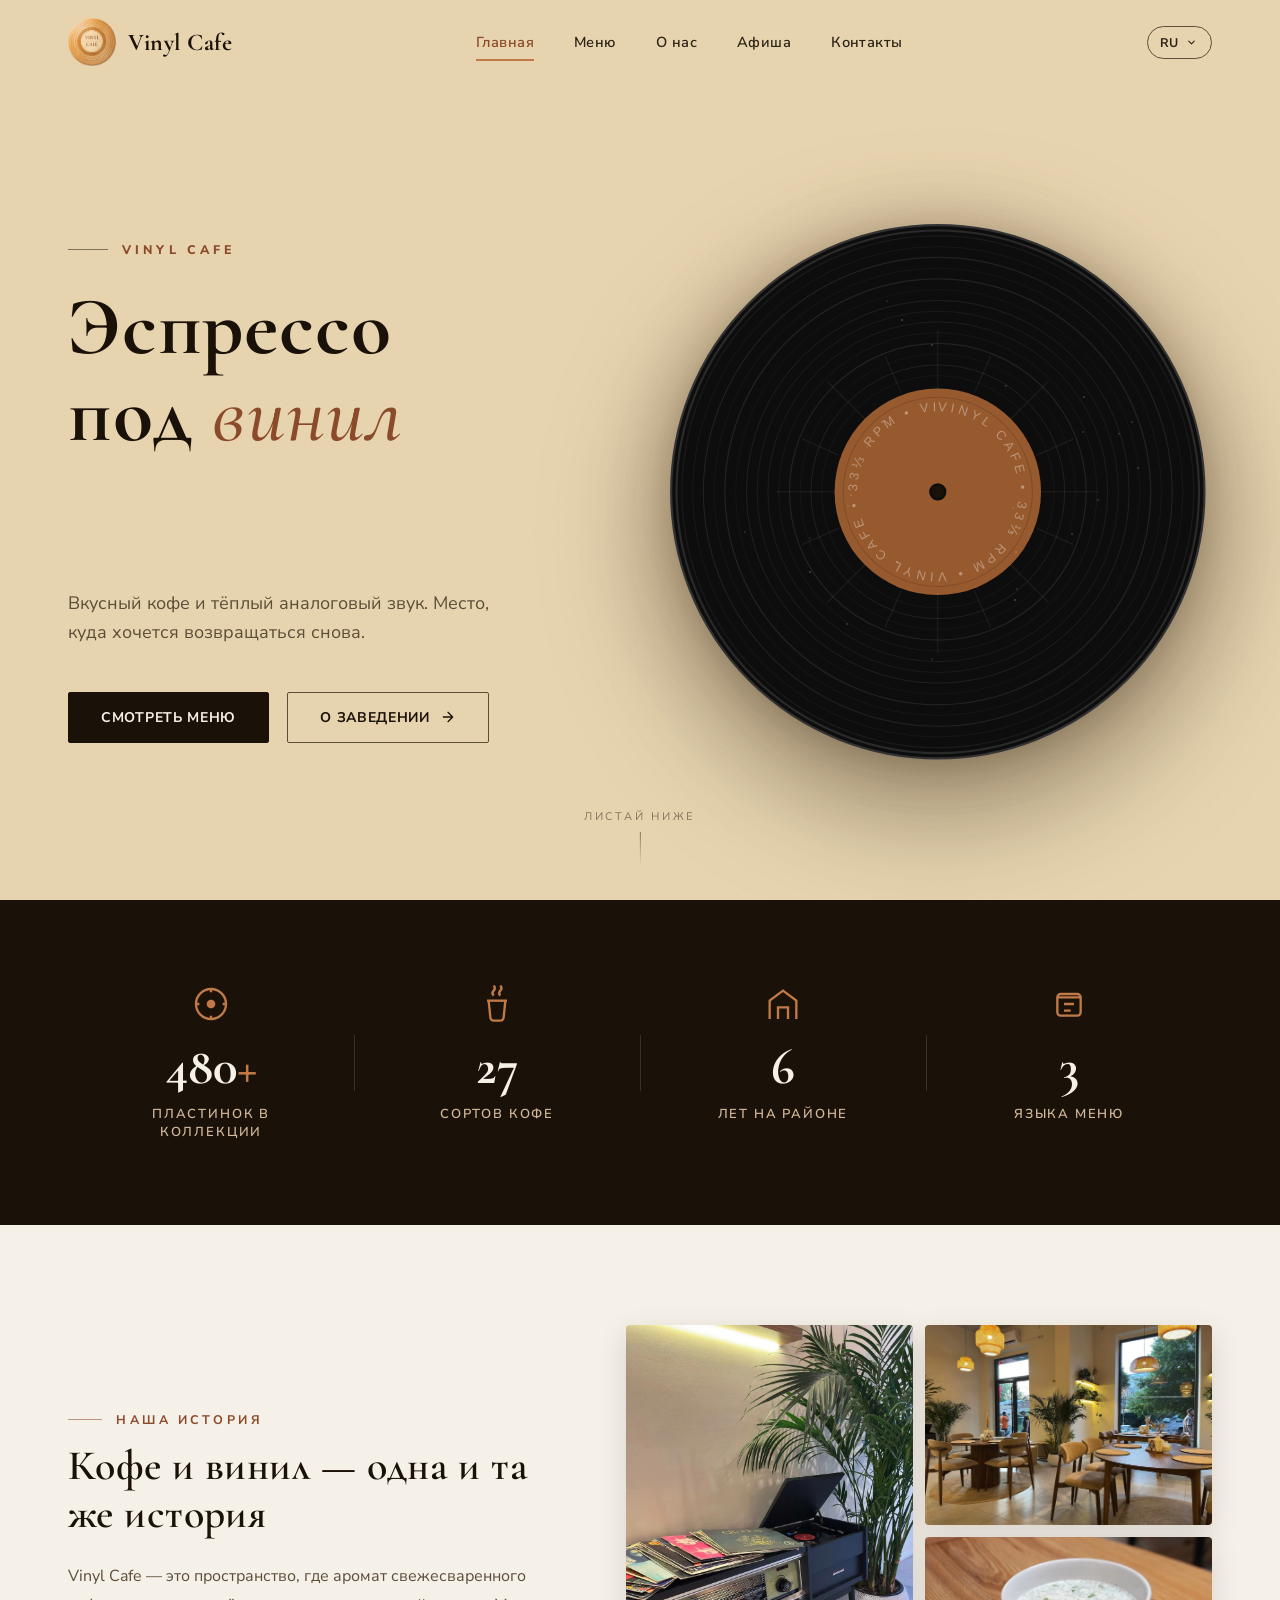
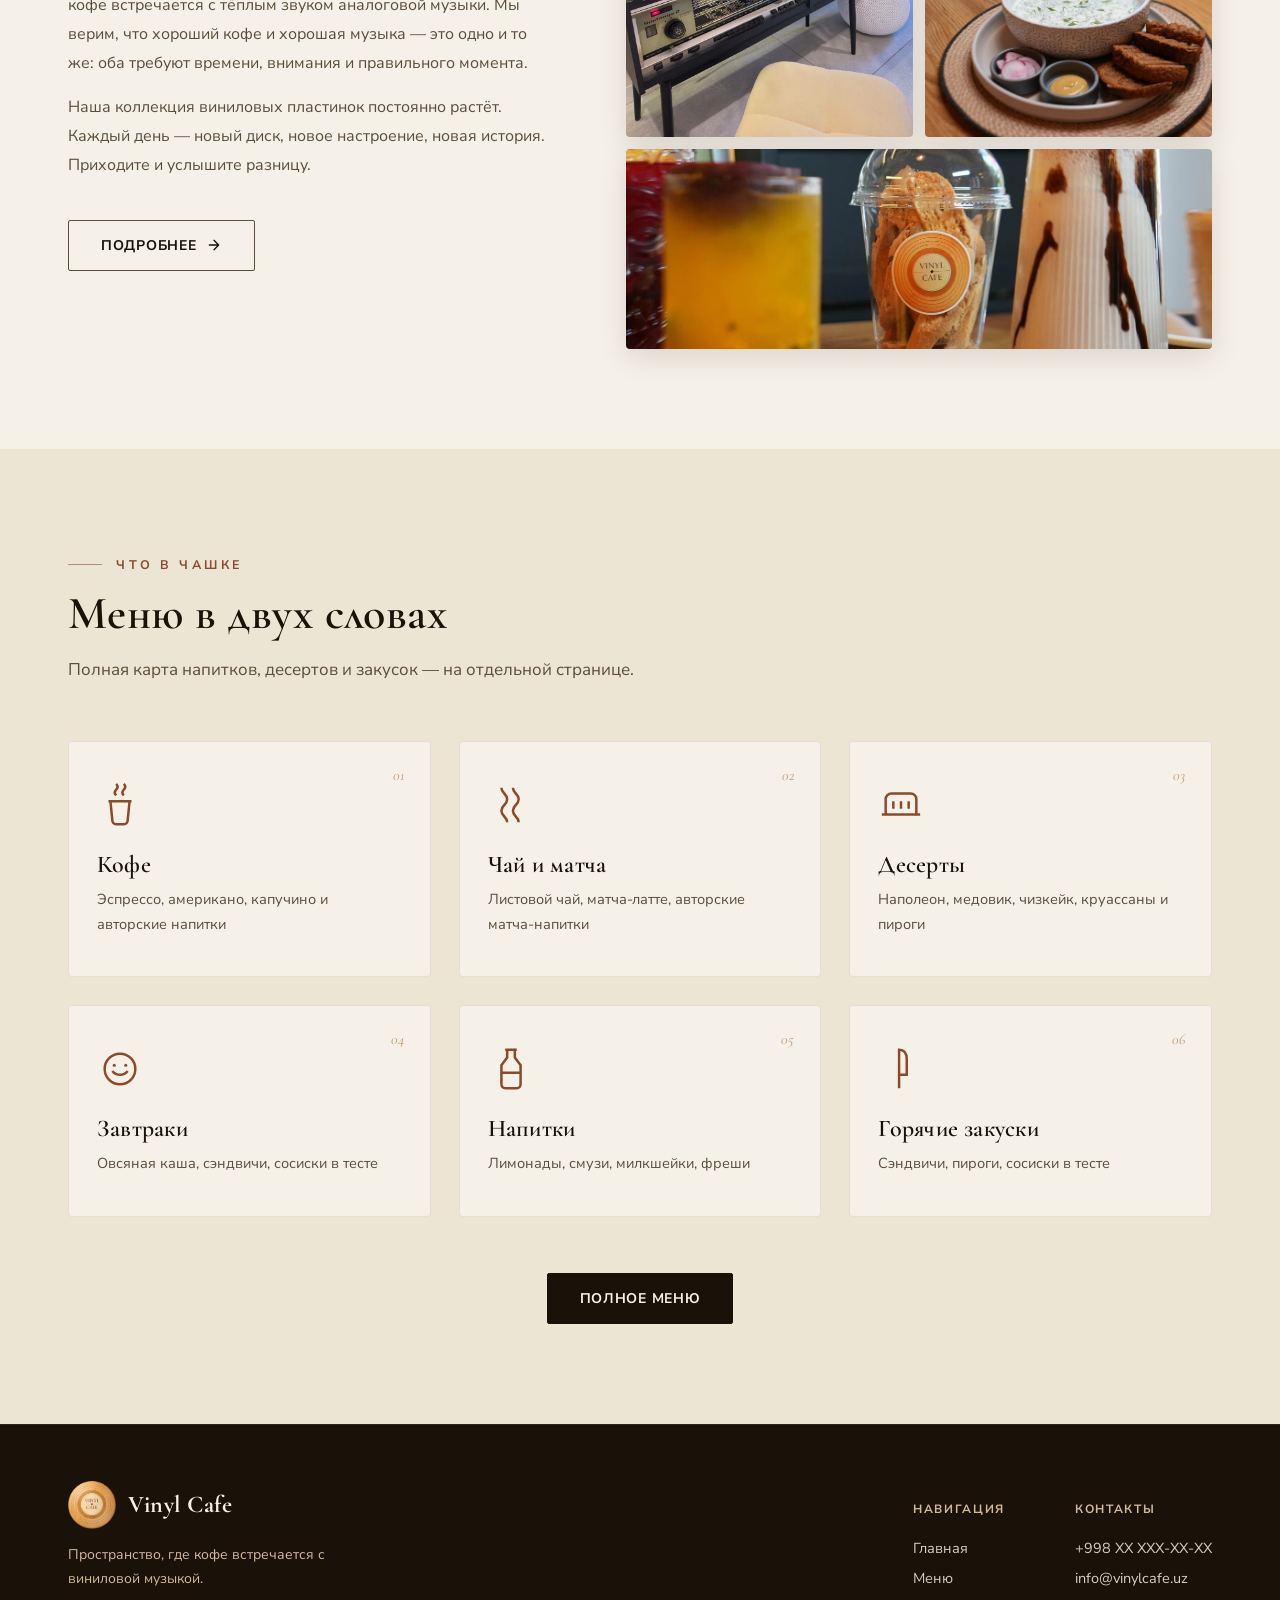
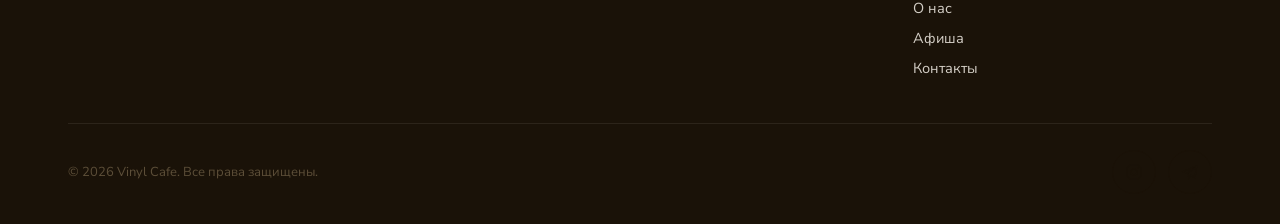
<file: index.html>
<!DOCTYPE html>
<html lang="ru">
<head>
<meta charset="UTF-8">
<meta name="viewport" content="width=device-width, initial-scale=1.0">
<title>Vinyl Cafe — кофе и винил</title>
<meta name="description" content="Vinyl Cafe — пространство, где кофе встречается с виниловой музыкой.">
<link rel="preconnect" href="https://fonts.googleapis.com">
<link rel="stylesheet" href="style.css">
<link rel="icon" type="image/png" href="assets/images/logo_bg.png">
</head>
<body>

<!-- ══════════════ NAV ══════════════ -->
<header class="nav" id="siteNav">
  <div class="nav__inner">
<a href="index.html" class="nav__logo">
  <img src="assets/images/logo_bg.png" alt="Vinyl Cafe" class="nav__logo-img" style="height:48px; width:auto;">
  <span class="nav__logo-text">Vinyl Cafe</span>
</a>
    <nav class="nav__links">
      <a href="index.html" class="nav__link active" data-i18n="nav_home">Главная</a>
      <a href="menu.html" class="nav__link" data-i18n="nav_menu">Меню</a>
      <a href="about.html" class="nav__link" data-i18n="nav_about">О нас</a>
      <a href="events.html" class="nav__link" data-i18n="nav_events">Афиша</a>
      <a href="contacts.html" class="nav__link" data-i18n="nav_contacts">Контакты</a>
    </nav>
    <div class="nav__right">
      <div class="lang" id="langSwitcher">
        <button class="lang__btn" type="button">
          <span id="langCurrent">RU</span>
          <svg viewBox="0 0 24 24" fill="none"><path d="M6 9l6 6 6-6" stroke-linecap="round" stroke-linejoin="round"/></svg>
        </button>
        <div class="lang__menu">
          <button class="lang__item" data-lang="ru"><span class="lang__flag">RU</span> Русский</button>
          <button class="lang__item" data-lang="en"><span class="lang__flag">EN</span> English</button>
          <button class="lang__item" data-lang="uz"><span class="lang__flag">UZ</span> O'zbekcha</button>
        </div>
      </div>
      <button class="nav__burger" id="burgerBtn"><span></span><span></span><span></span></button>
    </div>
  </div>
</header>

<div class="nav__overlay" id="navOverlay"></div>
<div class="nav__drawer" id="navDrawer">
  <button class="nav__drawer-close" id="drawerClose">
    <svg viewBox="0 0 24 24" fill="none"><path d="M6 6l12 12M18 6L6 18" stroke-linecap="round"/></svg>
  </button>
  <div class="nav__drawer-links">
    <a href="index.html" data-i18n="nav_home">Главная</a>
    <a href="menu.html" data-i18n="nav_menu">Меню</a>
    <a href="about.html" data-i18n="nav_about">О нас</a>
    <a href="events.html" data-i18n="nav_events">Афиша</a>
    <a href="contacts.html" data-i18n="nav_contacts">Контакты</a>
  </div>
  <div class="nav__drawer-social">
    <a class="social-btn" href="#" aria-label="Instagram">
      <svg viewBox="0 0 24 24"><rect x="3" y="3" width="18" height="18" rx="5"/><circle cx="12" cy="12" r="4"/><circle cx="17.5" cy="6.5" r="1" fill="currentColor" stroke="none"/></svg>
    </a>
    <a class="social-btn" href="#" aria-label="Telegram">
      <svg viewBox="0 0 24 24"><path d="M21 4L2.5 11.5l6 2 2 6.5 3-4 5 3.5L21 4z"/><path d="M8.5 13.5L18 7"/></svg>
    </a>
    <a class="social-btn" href="#" aria-label="YouTube">
      <svg viewBox="0 0 24 24"><rect x="2.5" y="6" width="19" height="12" rx="4"/><path d="M10.5 9.5l5 2.5-5 2.5v-5z" fill="currentColor" stroke="none"/></svg>
    </a>
  </div>
</div>

<!-- ══════════════ HERO ══════════════ -->
<section class="hero" id="hero">
  <div class="hero__grain"></div>
  <div class="hero__content">
    <div class="hero__text">
      <div class="hero__eyebrow">
        <span class="hero__eyebrow-line"></span>
        <span class="hero__eyebrow-text" id="heroTag">Vinyl Cafe</span>
      </div>
      <h1 class="hero__slogan" id="heroSlogan">
        <span id="sloganLine1"></span>
        <span id="sloganLine2"></span>
        <span id="sloganLine3"></span>
      </h1>
      <p class="hero__sub" id="heroSub"></p>
      <div class="hero__actions">
        <a href="menu.html" class="btn" data-i18n="hero_btn_menu">Смотреть меню</a>
        <a href="about.html" class="btn btn--ghost">
          <span data-i18n="hero_btn_about">О заведении</span>
          <svg viewBox="0 0 24 24" fill="none"><path d="M5 12h14M12 5l7 7-7 7" stroke-linecap="round" stroke-linejoin="round"/></svg>
        </a>
      </div>
    </div>
    <div class="hero__vinyl-area">
      <div class="hero__vinyl-wrapper" id="vinylWrapper">
        <div class="hero__vinyl-glow" id="vinylGlow"></div>
        <div class="hero__dust" aria-hidden="true"></div>
        <svg id="vinylSvg" viewBox="0 0 500 500" xmlns="http://www.w3.org/2000/svg" width="100%" height="100%">
          <g id="vinylDisc">
            <circle cx="250" cy="250" r="248" fill="#0D0D0D"/>
            <circle cx="250" cy="250" r="238" fill="none" stroke="#1a1a1a" stroke-width="1.2"/>
            <circle cx="250" cy="250" r="228" fill="none" stroke="#1a1a1a" stroke-width="0.8"/>
            <circle cx="250" cy="250" r="218" fill="none" stroke="#222" stroke-width="1"/>
            <circle cx="250" cy="250" r="208" fill="none" stroke="#1a1a1a" stroke-width="0.7"/>
            <circle cx="250" cy="250" r="198" fill="none" stroke="#222" stroke-width="1.2"/>
            <circle cx="250" cy="250" r="188" fill="none" stroke="#1a1a1a" stroke-width="0.6"/>
            <circle cx="250" cy="250" r="178" fill="none" stroke="#222" stroke-width="0.9"/>
            <circle cx="250" cy="250" r="168" fill="none" stroke="#1a1a1a" stroke-width="1"/>
            <circle cx="250" cy="250" r="158" fill="none" stroke="#222" stroke-width="0.7"/>
            <circle cx="250" cy="250" r="148" fill="none" stroke="#1a1a1a" stroke-width="0.8"/>
            <circle cx="250" cy="250" r="138" fill="none" stroke="#222" stroke-width="1.1"/>
            <circle cx="250" cy="250" r="128" fill="none" stroke="#1a1a1a" stroke-width="0.6"/>
            <circle cx="250" cy="250" r="118" fill="none" stroke="#222" stroke-width="0.9"/>
            <circle cx="250" cy="250" r="108" fill="none" stroke="#1a1a1a" stroke-width="0.7"/>
            <circle cx="250" cy="250" r="243" fill="none" stroke="#2a2a2a" stroke-width="2"/>
            <circle cx="250" cy="250" r="96" id="centerLabel" fill="#975a2f"/>
            <circle cx="250" cy="250" r="88" fill="none" stroke="rgba(0,0,0,0.15)" stroke-width="1"/>
            <path id="labelCircle" d="M250,175 a75,75 0 1,1 -0.01,0" fill="none"/>
            <text font-size="12" fill="rgba(255,255,255,0.35)" font-family="Arial" letter-spacing="3.5">
              <textPath href="#labelCircle">VINYL CAFE • 33⅓ RPM • VINYL CAFE • 33⅓ RPM • VINYL CAFE • </textPath>
            </text>
            <g stroke="rgba(255,255,255,0.07)" stroke-width="1">
              <line x1="250" y1="154" x2="250" y2="100"/>
              <line x1="250" y1="346" x2="250" y2="400"/>
              <line x1="154" y1="250" x2="100" y2="250"/>
              <line x1="346" y1="250" x2="400" y2="250"/>
              <line x1="182" y1="182" x2="147" y2="147"/>
              <line x1="318" y1="318" x2="353" y2="353"/>
              <line x1="318" y1="182" x2="353" y2="147"/>
              <line x1="182" y1="318" x2="147" y2="353"/>
              <line x1="216" y1="158" x2="201" y2="124"/>
              <line x1="284" y1="342" x2="299" y2="376"/>
              <line x1="342" y1="216" x2="376" y2="201"/>
              <line x1="158" y1="284" x2="124" y2="299"/>
              <line x1="158" y1="216" x2="124" y2="201"/>
              <line x1="342" y1="284" x2="376" y2="299"/>
              <line x1="216" y1="342" x2="201" y2="376"/>
              <line x1="284" y1="158" x2="299" y2="124"/>
            </g>
            <circle cx="250" cy="250" r="8" fill="#0D0D0D"/>
            <circle cx="250" cy="250" r="6" fill="#1a1209"/>
            <circle cx="250" cy="250" r="248" fill="none" stroke="#333" stroke-width="2"/>
          </g>
        </svg>
        
      </div>
    </div>
  </div>
  <div class="hero__scroll">
    <span data-i18n="hero_scroll">Листай ниже</span>
    <span class="line"></span>
  </div>
</section>

<!-- ══════════════ STATS ══════════════ -->
<section class="stats" id="stats">
  <div class="container">
    <div class="stats__grid" id="statsGrid"></div>
  </div>
</section>

<!-- ══════════════ ABOUT PREVIEW (на главной) ══════════════ -->
<section class="about-preview" id="about">
  <div class="container">
    <div class="about-preview__grid">
      <div class="about-preview__text reveal">
        <div class="eyebrow" data-i18n="about_eyebrow">Наша история</div>
        <h2 data-i18n="about_title">Кофе и винил — одна и та же история</h2>
        <p data-i18n="about_p1">Vinyl Cafe — это пространство, где аромат свежесваренного кофе встречается с тёплым звуком аналоговой музыки.</p>
        <p data-i18n="about_p2">Наша коллекция виниловых пластинок постоянно растёт. Каждый день — новый диск, новое настроение.</p>
        <a href="about.html" class="btn btn--ghost" style="margin-top:24px;">
          <span>Подробнее</span>
          <svg viewBox="0 0 24 24" fill="none"><path d="M5 12h14M12 5l7 7-7 7" stroke-linecap="round" stroke-linejoin="round"/></svg>
        </a>
      </div>
      <div class="about-preview__photos reveal">
        <div class="about-preview__grid-photos">
          <img src="assets/images/фото 1.jpg" alt="Кофе" class="about-preview__img about-preview__img--1">
          <img src="assets/images/фото 2.jpg" alt="Винил" class="about-preview__img about-preview__img--2">
          <img src="assets/images/фото 3.jpg" alt="Интерьер" class="about-preview__img about-preview__img--3">
          <img src="assets/images/фото 4.jpg" alt="Бар" class="about-preview__img about-preview__img--4">
        </div>
      </div>
    </div>
  </div>
</section>

<!-- ══════════════ MENU PREVIEW ══════════════ -->
<section class="menu-preview" id="menu">
  <div class="container">
    <div class="section-head reveal">
      <div class="eyebrow" data-i18n="menu_eyebrow">Что в чашке</div>
      <h2 data-i18n="menu_title">Меню в двух словах</h2>
      <p data-i18n="menu_desc">Полная карта напитков, десертов и виниловых редкостей — на отдельной странице.</p>
    </div>
    <div class="menu-grid" id="menuGrid"></div>
    <div class="menu-preview__cta">
    <a href="menu.html" class="btn" data-i18n="menu_cta">Полное меню</a>
    </div>
  </div>
</section>

<!-- ══════════════ FOOTER ══════════════ -->
<footer class="footer">
  <div class="container">
    <div class="footer__top">
      <div class="footer__brand">
        <a href="index.html" class="nav__logo">
          <img src="assets/images/logo_bg.png" alt="Vinyl Cafe" class="nav__logo-img" style="height:48px; width:auto;">
          <span class="nav__logo-text">Vinyl Cafe</span>
        </a>
        <p data-i18n="footer_desc">Пространство, где кофе встречается с виниловой музыкой.</p>
      </div>
      <div class="footer__cols">
        <div class="footer__col">
          <h5 data-i18n="footer_nav">Навигация</h5>
          <a href="index.html" data-i18n="nav_home">Главная</a>
          <a href="menu.html" data-i18n="nav_menu">Меню</a>
          <a href="about.html" data-i18n="nav_about">О нас</a>
          <a href="events.html" data-i18n="nav_events">Афиша</a>
          <a href="contacts.html" data-i18n="nav_contacts">Контакты</a>
        </div>
        <div class="footer__col">
          <h5 data-i18n="footer_contacts">Контакты</h5>
          <a href="tel:+998900000000">+998 XX XXX-XX-XX</a>
          <a href="mailto:info@vinylcafe.uz">info@vinylcafe.uz</a>
        </div>
      </div>
    </div>
    <div class="footer__bottom">
      <span>© 2026 Vinyl Cafe. <span data-i18n="footer_rights">Все права защищены.</span></span>
      <div class="footer__social">
        <a class="social-btn" href="#" aria-label="Instagram">
          <svg viewBox="0 0 24 24"><rect x="3" y="3" width="18" height="18" rx="5"/><circle cx="12" cy="12" r="4"/><circle cx="17.5" cy="6.5" r="1" fill="currentColor" stroke="none"/></svg>
        </a>
        <a class="social-btn" href="#" aria-label="Telegram">
          <svg viewBox="0 0 24 24"><path d="M21 4L2.5 11.5l6 2 2 6.5 3-4 5 3.5L21 4z"/><path d="M8.5 13.5L18 7"/></svg>
        </a>
      </div>
    </div>
  </div>
</footer>

<script src="i18n.js"></script>
<script src="script.js"></script>
</body>
</html>
</file>
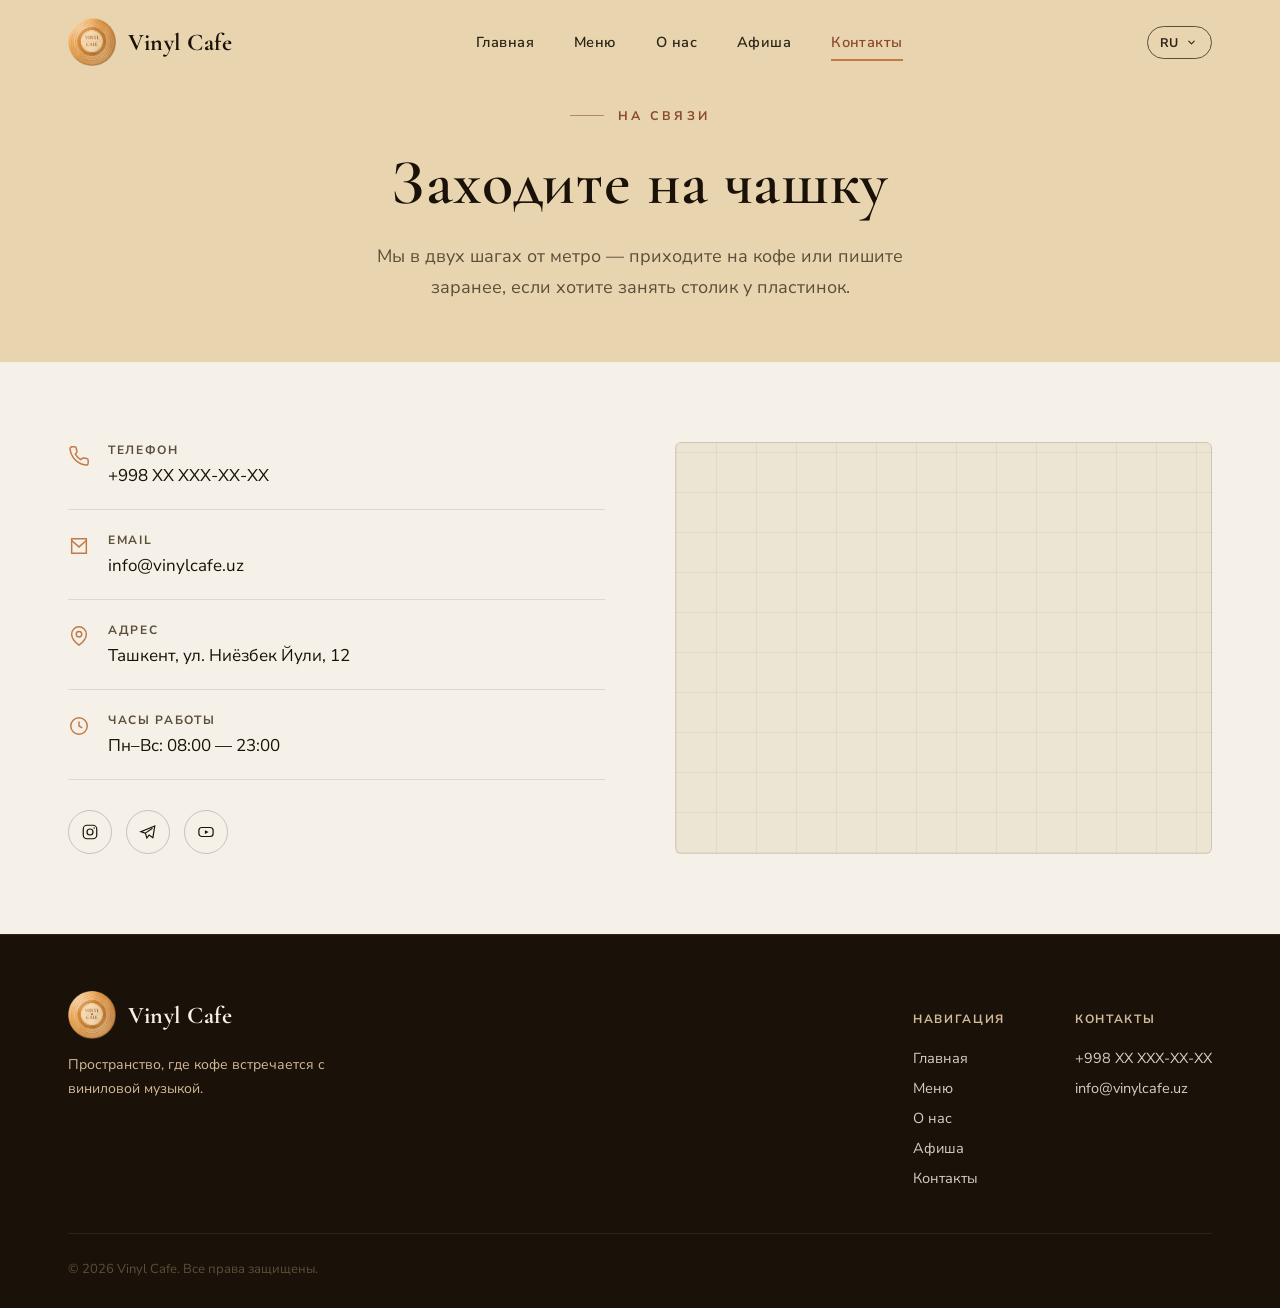
<file: contacts.html>
<!DOCTYPE html>
<html lang="ru">
<head>
<meta charset="UTF-8">
<meta name="viewport" content="width=device-width, initial-scale=1.0">
<title>Контакты — Vinyl Cafe</title>
<link rel="preconnect" href="https://fonts.googleapis.com">
<link rel="stylesheet" href="style.css">
<link rel="icon" type="image/png" href="assets/images/logo_bg.png">
</head>
<body>

<header class="nav" id="siteNav">
  <div class="nav__inner">
<a href="index.html" class="nav__logo">
  <img src="assets/images/logo_bg.png" alt="Vinyl Cafe" class="nav__logo-img" style="height:48px; width:auto;">
  <span class="nav__logo-text">Vinyl Cafe</span>
</a>
    <nav class="nav__links">
      <a href="index.html" class="nav__link" data-i18n="nav_home">Главная</a>
      <a href="menu.html" class="nav__link" data-i18n="nav_menu">Меню</a>
      <a href="about.html" class="nav__link" data-i18n="nav_about">О нас</a>
      <a href="events.html" class="nav__link" data-i18n="nav_events">Афиша</a>
      <a href="contacts.html" class="nav__link active" data-i18n="nav_contacts">Контакты</a>
    </nav>
    <div class="nav__right">
      <div class="lang" id="langSwitcher">
        <button class="lang__btn" type="button">
          <span id="langCurrent">RU</span>
          <svg viewBox="0 0 24 24" fill="none"><path d="M6 9l6 6 6-6" stroke-linecap="round" stroke-linejoin="round"/></svg>
        </button>
        <div class="lang__menu">
          <button class="lang__item" data-lang="ru"><span class="lang__flag">RU</span> Русский</button>
          <button class="lang__item" data-lang="en"><span class="lang__flag">EN</span> English</button>
          <button class="lang__item" data-lang="uz"><span class="lang__flag">UZ</span> O'zbekcha</button>
        </div>
      </div>
      <button class="nav__burger" id="burgerBtn"><span></span><span></span><span></span></button>
    </div>
  </div>
</header>
<div class="nav__overlay" id="navOverlay"></div>
<div class="nav__drawer" id="navDrawer">
  <button class="nav__drawer-close" id="drawerClose">
    <svg viewBox="0 0 24 24" fill="none"><path d="M6 6l12 12M18 6L6 18" stroke-linecap="round"/></svg>
  </button>
  <div class="nav__drawer-links">
    <a href="index.html" data-i18n="nav_home">Главная</a>
    <a href="menu.html" data-i18n="nav_menu">Меню</a>
    <a href="about.html" data-i18n="nav_about">О нас</a>
    <a href="events.html" data-i18n="nav_events">Афиша</a>
    <a href="contacts.html" data-i18n="nav_contacts">Контакты</a>
  </div>
</div>

<section class="page-hero" style="background:var(--brown-1);">
  <div class="container" style="text-align:center; padding:100px 0 60px;">
    <div class="eyebrow" style="justify-content:center;" data-i18n="contacts_eyebrow">На связи</div>
    <h1 style="font-size:clamp(40px,5vw,64px); margin-top:20px;" data-i18n="contacts_title">Контакты</h1>
    <p style="max-width:600px; margin:20px auto 0; font-size:18px;" data-i18n="contacts_desc">Заходите на чашку кофе или пишите заранее.</p>
  </div>
</section>

<section class="contacts-page" style="padding:80px 0; background:var(--beige);">
  <div class="container">
    <div class="contacts__grid">
      <div>
        <div class="contact-item">
          <div class="contact-item__icon"><svg viewBox="0 0 24 24"><path d="M22 16.9v3a2 2 0 0 1-2.2 2 19.8 19.8 0 0 1-8.6-3 19.5 19.5 0 0 1-6-6 19.8 19.8 0 0 1-3-8.7A2 2 0 0 1 4.1 2h3a2 2 0 0 1 2 1.7c.1 1 .3 2 .6 2.9a2 2 0 0 1-.5 2.1L8 9.9a16 16 0 0 0 6 6l1.2-1.2a2 2 0 0 1 2.1-.5c.9.3 1.9.5 2.9.6a2 2 0 0 1 1.8 2.1z"/></svg></div>
          <div><h4 data-i18n="contacts_phone">Телефон</h4><a href="tel:+998900000000">+998 XX XXX-XX-XX</a></div>
        </div>
        <div class="contact-item">
          <div class="contact-item__icon"><svg viewBox="0 0 24 24"><path d="M4 4h16v16H4z"/><path d="M4 6l8 7 8-7"/></svg></div>
          <div><h4 data-i18n="contacts_email">Email</h4><a href="mailto:info@vinylcafe.uz">info@vinylcafe.uz</a></div>
        </div>
        <div class="contact-item">
          <div class="contact-item__icon"><svg viewBox="0 0 24 24"><path d="M20 10c0 6-8 12-8 12s-8-6-8-12a8 8 0 0 1 16 0z"/><circle cx="12" cy="10" r="3"/></svg></div>
          <div>
            <h4 data-i18n="contacts_address">Адрес</h4>
            <a href="https://yandex.uz/maps/-/CTS1R6y-" target="_blank" data-i18n="contacts_address_val">Ташкент, ул. Ниёзбек Йули, 12</a>
          </div>
        </div>
        <div class="contact-item">
          <div class="contact-item__icon"><svg viewBox="0 0 24 24"><circle cx="12" cy="12" r="9"/><path d="M12 7v5l3.5 2"/></svg></div>
          <div><h4 data-i18n="contacts_hours">Часы работы</h4><span data-i18n="contacts_hours_val">Пн–Вс: 08:00 — 23:00</span></div>
        </div>

        <div class="contacts__social">
          <a class="social-btn" href="https://www.instagram.com/vinylcafe.tash?utm_source=ig_web_button_share_sheet&igsh=ZDNlZDc0MzIxNw=="><svg viewBox="0 0 24 24"><rect x="3" y="3" width="18" height="18" rx="5"/><circle cx="12" cy="12" r="4"/><circle cx="17.5" cy="6.5" r="1" fill="currentColor" stroke="none"/></svg></a>
          <a class="social-btn" href="https://t.me/VinylCafeAtmo"><svg viewBox="0 0 24 24"><path d="M21 4L2.5 11.5l6 2 2 6.5 3-4 5 3.5L21 4z"/><path d="M8.5 13.5L18 7"/></svg></a>
          <a class="social-btn" href="#"><svg viewBox="0 0 24 24"><rect x="2.5" y="6" width="19" height="12" rx="4"/><path d="M10.5 9.5l5 2.5-5 2.5v-5z" fill="currentColor" stroke="none"/></svg></a>
        </div>
      </div>

<!-- ══════════════ КАРТА ───────────────── -->
<div class="contacts__map" id="mapContainer">
  <div id="yandexMap" style="width:100%;height:100%;border-radius:6px;"></div>
</div>

<script src="https://api-maps.yandex.ru/2.1/?load=package.full&lang=ru-RU" type="text/javascript"></script>
<script>
ymaps.ready(function () {
    var map = new ymaps.Map('yandexMap', {
        center: [41.325224483983995, 69.28587824782659],
        zoom: 17,
        controls: ['zoomControl']
    });
    
    map.behaviors.disable('scrollZoom');
    
    var placemark = new ymaps.Placemark(
        [41.325224483983995, 69.28587824782659],
        {
            balloonContent: 'Vinyl Cafe<br>ул. Мукими, 12<br>Ташкент'
        },
        {
            iconLayout: 'default#image',
            iconImageHref: 'assets/images/marker.png', 
            iconImageSize: [50, 50],
            iconImageOffset: [-24, -45]
        }
    );
    
    map.geoObjects.add(placemark);
});
</script>
    </div>
  </div>
</section>

<footer class="footer">
  <div class="container">
    <div class="footer__top">
      <div class="footer__brand">
        <a href="index.html" class="nav__logo">
          <img src="assets/images/logo_bg.png" alt="Vinyl Cafe" class="nav__logo-img" style="height:48px; width:auto;">
          <span class="nav__logo-text">Vinyl Cafe</span>
        </a>
        <p data-i18n="footer_desc">Пространство, где кофе встречается с виниловой музыкой.</p>
      </div>
      <div class="footer__cols">
        <div class="footer__col">
          <h5 data-i18n="footer_nav">Навигация</h5>
          <a href="index.html" data-i18n="nav_home">Главная</a>
          <a href="menu.html" data-i18n="nav_menu">Меню</a>
          <a href="about.html" data-i18n="nav_about">О нас</a>
          <a href="events.html" data-i18n="nav_events">Афиша</a>
          <a href="contacts.html" data-i18n="nav_contacts">Контакты</a>
        </div>
        <div class="footer__col">
          <h5 data-i18n="footer_contacts">Контакты</h5>
          <a href="tel:+998900000000">+998 XX XXX-XX-XX</a>
          <a href="mailto:info@vinylcafe.uz">info@vinylcafe.uz</a>
        </div>
      </div>
    </div>
    <div class="footer__bottom">
      <span>© 2026 Vinyl Cafe. <span data-i18n="footer_rights">Все права защищены.</span></span>
    </div>
  </div>
</footer>

<script src="i18n.js"></script>
<script src="script.js"></script>
</body>
</html>
</file>
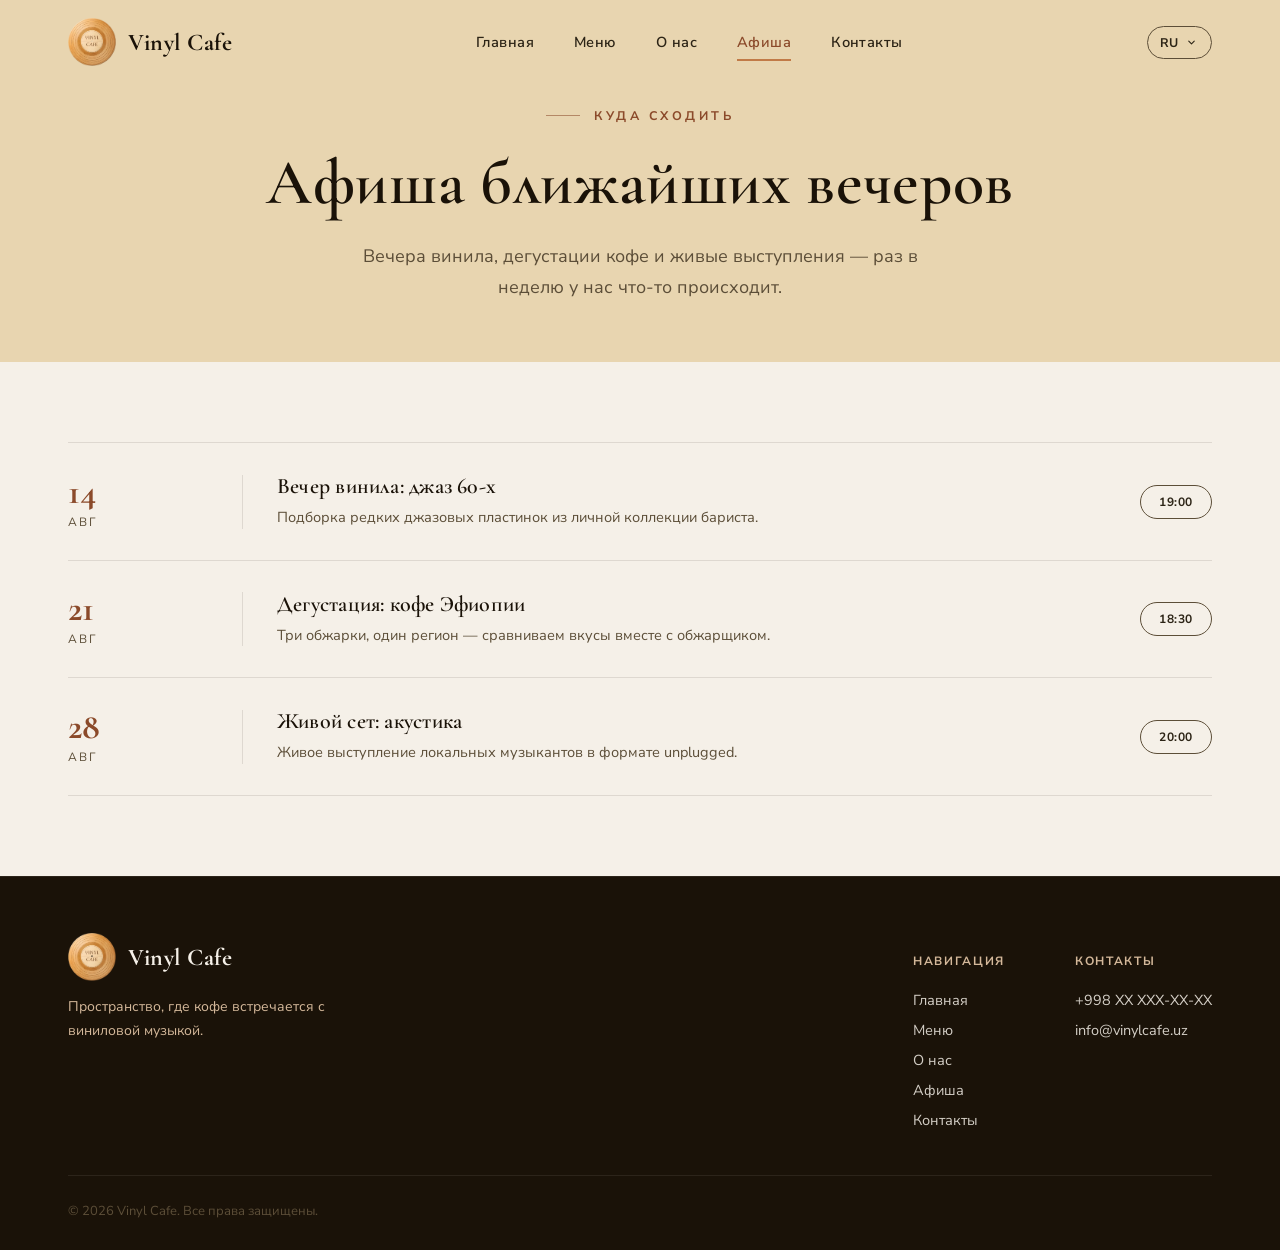
<file: events.html>
<!DOCTYPE html>
<html lang="ru">
<head>
<meta charset="UTF-8">
<meta name="viewport" content="width=device-width, initial-scale=1.0">
<title>Афиша — Vinyl Cafe</title>
<link rel="preconnect" href="https://fonts.googleapis.com">
<link rel="stylesheet" href="style.css">
<link rel="icon" type="image/png" href="assets/images/logo_bg.png">
</head>
<body>

<header class="nav" id="siteNav">
  <div class="nav__inner">
<a href="index.html" class="nav__logo">
  <img src="assets/images/logo_bg.png" alt="Vinyl Cafe" class="nav__logo-img" style="height:48px; width:auto;">
  <span class="nav__logo-text">Vinyl Cafe</span>
</a>
    <nav class="nav__links">
      <a href="index.html" class="nav__link" data-i18n="nav_home">Главная</a>
      <a href="menu.html" class="nav__link" data-i18n="nav_menu">Меню</a>
      <a href="about.html" class="nav__link" data-i18n="nav_about">О нас</a>
      <a href="events.html" class="nav__link active" data-i18n="nav_events">Афиша</a>
      <a href="contacts.html" class="nav__link" data-i18n="nav_contacts">Контакты</a>
    </nav>
    <div class="nav__right">
      <div class="lang" id="langSwitcher">
        <button class="lang__btn" type="button">
          <span id="langCurrent">RU</span>
          <svg viewBox="0 0 24 24" fill="none"><path d="M6 9l6 6 6-6" stroke-linecap="round" stroke-linejoin="round"/></svg>
        </button>
        <div class="lang__menu">
          <button class="lang__item" data-lang="ru"><span class="lang__flag">RU</span> Русский</button>
          <button class="lang__item" data-lang="en"><span class="lang__flag">EN</span> English</button>
          <button class="lang__item" data-lang="uz"><span class="lang__flag">UZ</span> O'zbekcha</button>
        </div>
      </div>
      <button class="nav__burger" id="burgerBtn"><span></span><span></span><span></span></button>
    </div>
  </div>
</header>
<div class="nav__overlay" id="navOverlay"></div>
<div class="nav__drawer" id="navDrawer">
  <button class="nav__drawer-close" id="drawerClose">
    <svg viewBox="0 0 24 24" fill="none"><path d="M6 6l12 12M18 6L6 18" stroke-linecap="round"/></svg>
  </button>
  <div class="nav__drawer-links">
    <a href="index.html" data-i18n="nav_home">Главная</a>
    <a href="menu.html" data-i18n="nav_menu">Меню</a>
    <a href="about.html" data-i18n="nav_about">О нас</a>
    <a href="events.html" data-i18n="nav_events">Афиша</a>
    <a href="contacts.html" data-i18n="nav_contacts">Контакты</a>
  </div>
</div>

<section class="page-hero" style="background:var(--brown-1);">
  <div class="container" style="text-align:center; padding:100px 0 60px;">
    <div class="eyebrow" style="justify-content:center;" data-i18n="events_eyebrow">Куда сходить</div>
    <h1 style="font-size:clamp(40px,5vw,64px); margin-top:20px;" data-i18n="events_title">Афиша</h1>
    <p style="max-width:600px; margin:20px auto 0; font-size:18px;" data-i18n="events_desc">Вечера винила, дегустации кофе и живые выступления.</p>
  </div>
</section>

<section class="events-page" style="padding:80px 0;">
  <div class="container">
    <div class="events-list" id="eventsList"></div>
  </div>
</section>

<footer class="footer">
  <div class="container">
    <div class="footer__top">
      <div class="footer__brand">
        <a href="index.html" class="nav__logo">
          <img src="assets/images/logo_bg.png" alt="Vinyl Cafe" class="nav__logo-img" style="height:48px; width:auto;">
          <span class="nav__logo-text">Vinyl Cafe</span>
        </a>
        <p data-i18n="footer_desc">Пространство, где кофе встречается с виниловой музыкой.</p>
      </div>
      <div class="footer__cols">
        <div class="footer__col">
          <h5 data-i18n="footer_nav">Навигация</h5>
          <a href="index.html" data-i18n="nav_home">Главная</a>
          <a href="menu.html" data-i18n="nav_menu">Меню</a>
          <a href="about.html" data-i18n="nav_about">О нас</a>
          <a href="events.html" data-i18n="nav_events">Афиша</a>
          <a href="contacts.html" data-i18n="nav_contacts">Контакты</a>
        </div>
        <div class="footer__col">
          <h5 data-i18n="footer_contacts">Контакты</h5>
          <a href="tel:+998900000000">+998 XX XXX-XX-XX</a>
          <a href="mailto:info@vinylcafe.uz">info@vinylcafe.uz</a>
        </div>
      </div>
    </div>
    <div class="footer__bottom">
      <span>© 2026 Vinyl Cafe. <span data-i18n="footer_rights">Все права защищены.</span></span>
    </div>
  </div>
</footer>

<script src="i18n.js"></script>
<script src="script.js"></script>
</body>
</html>
</file>
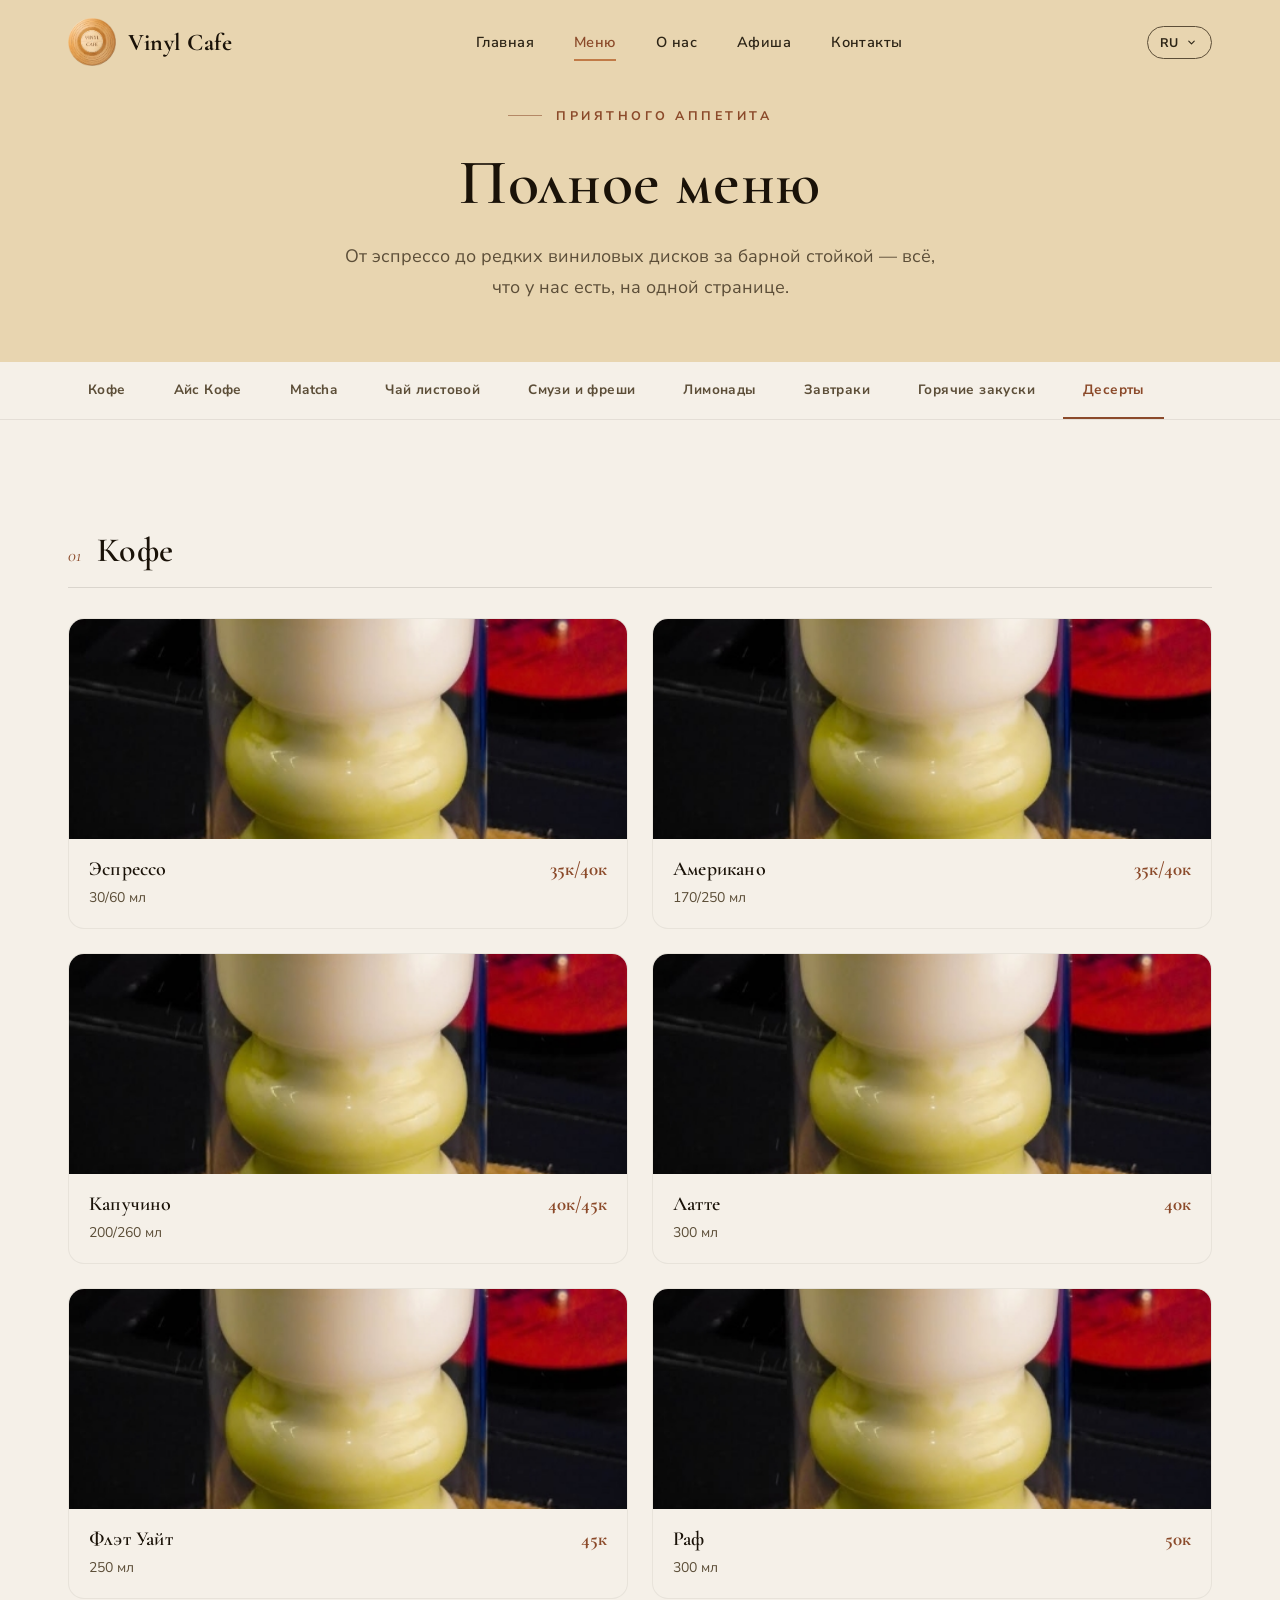
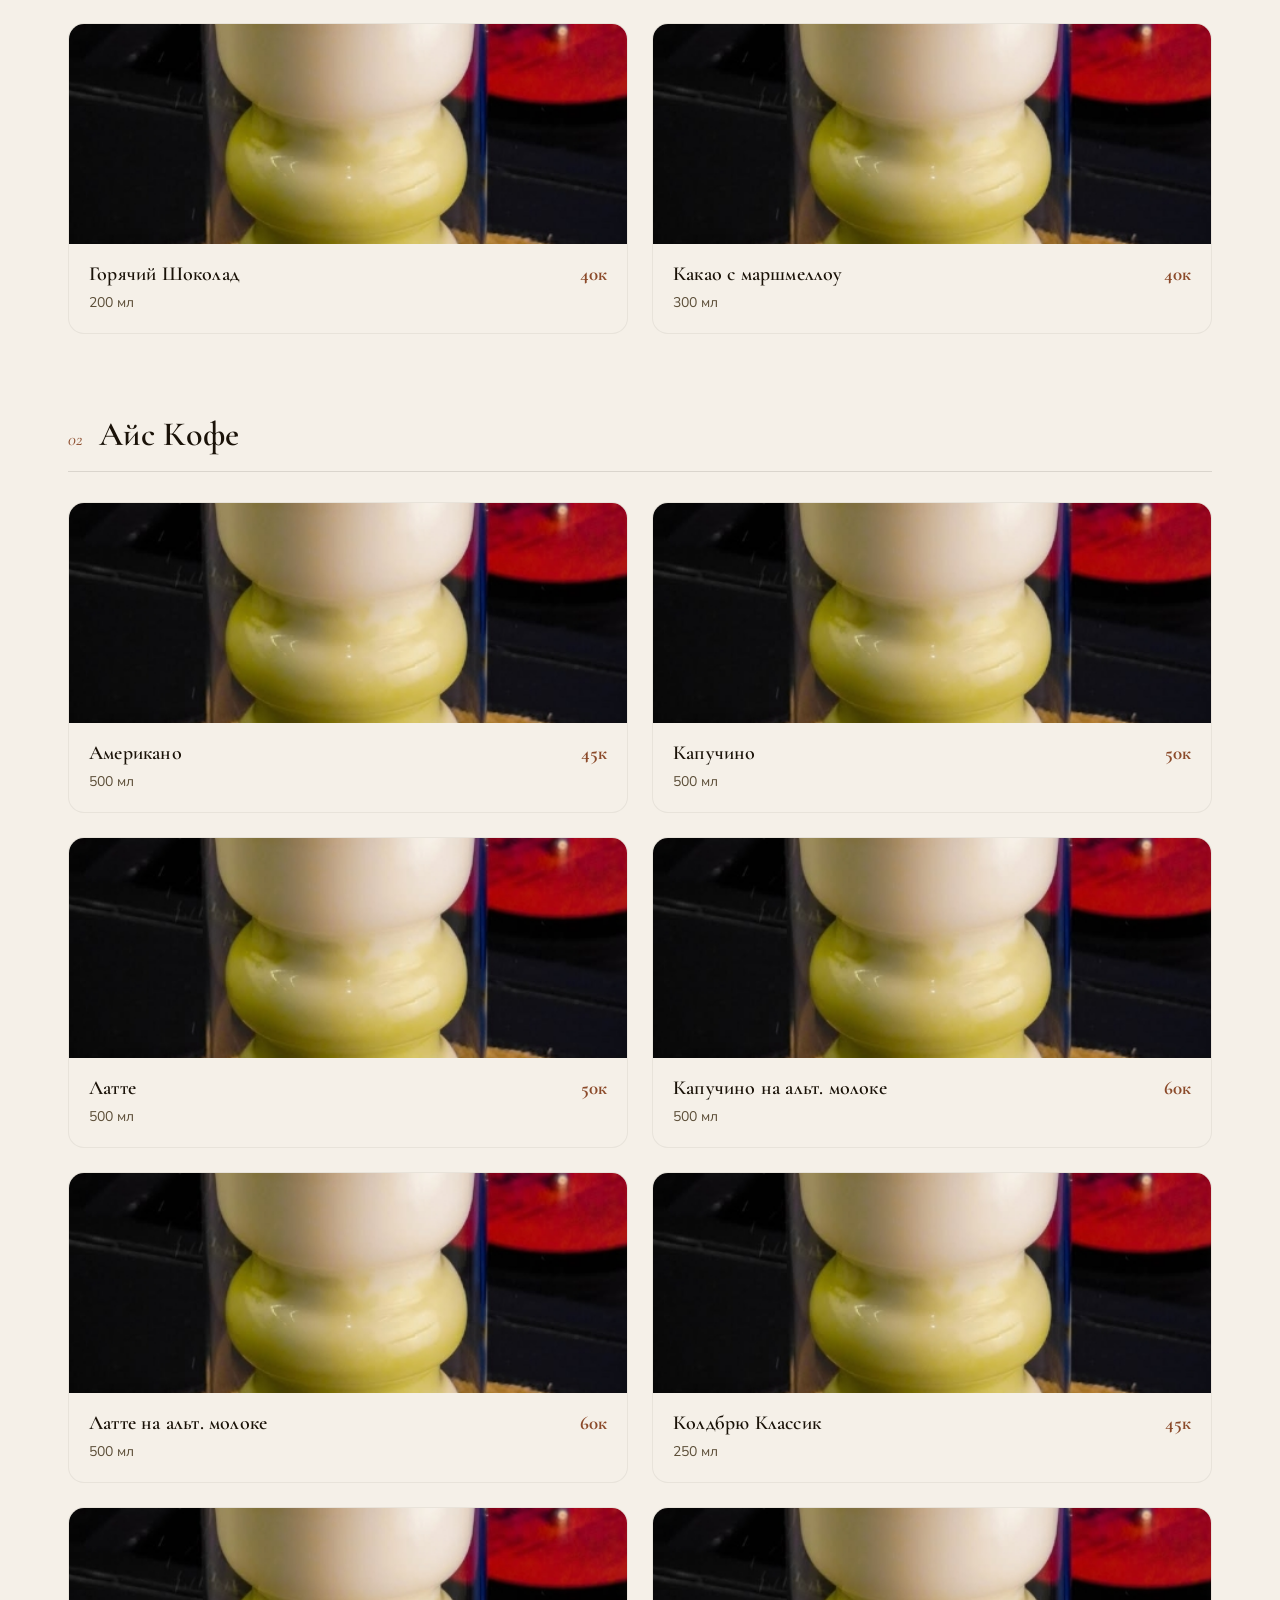
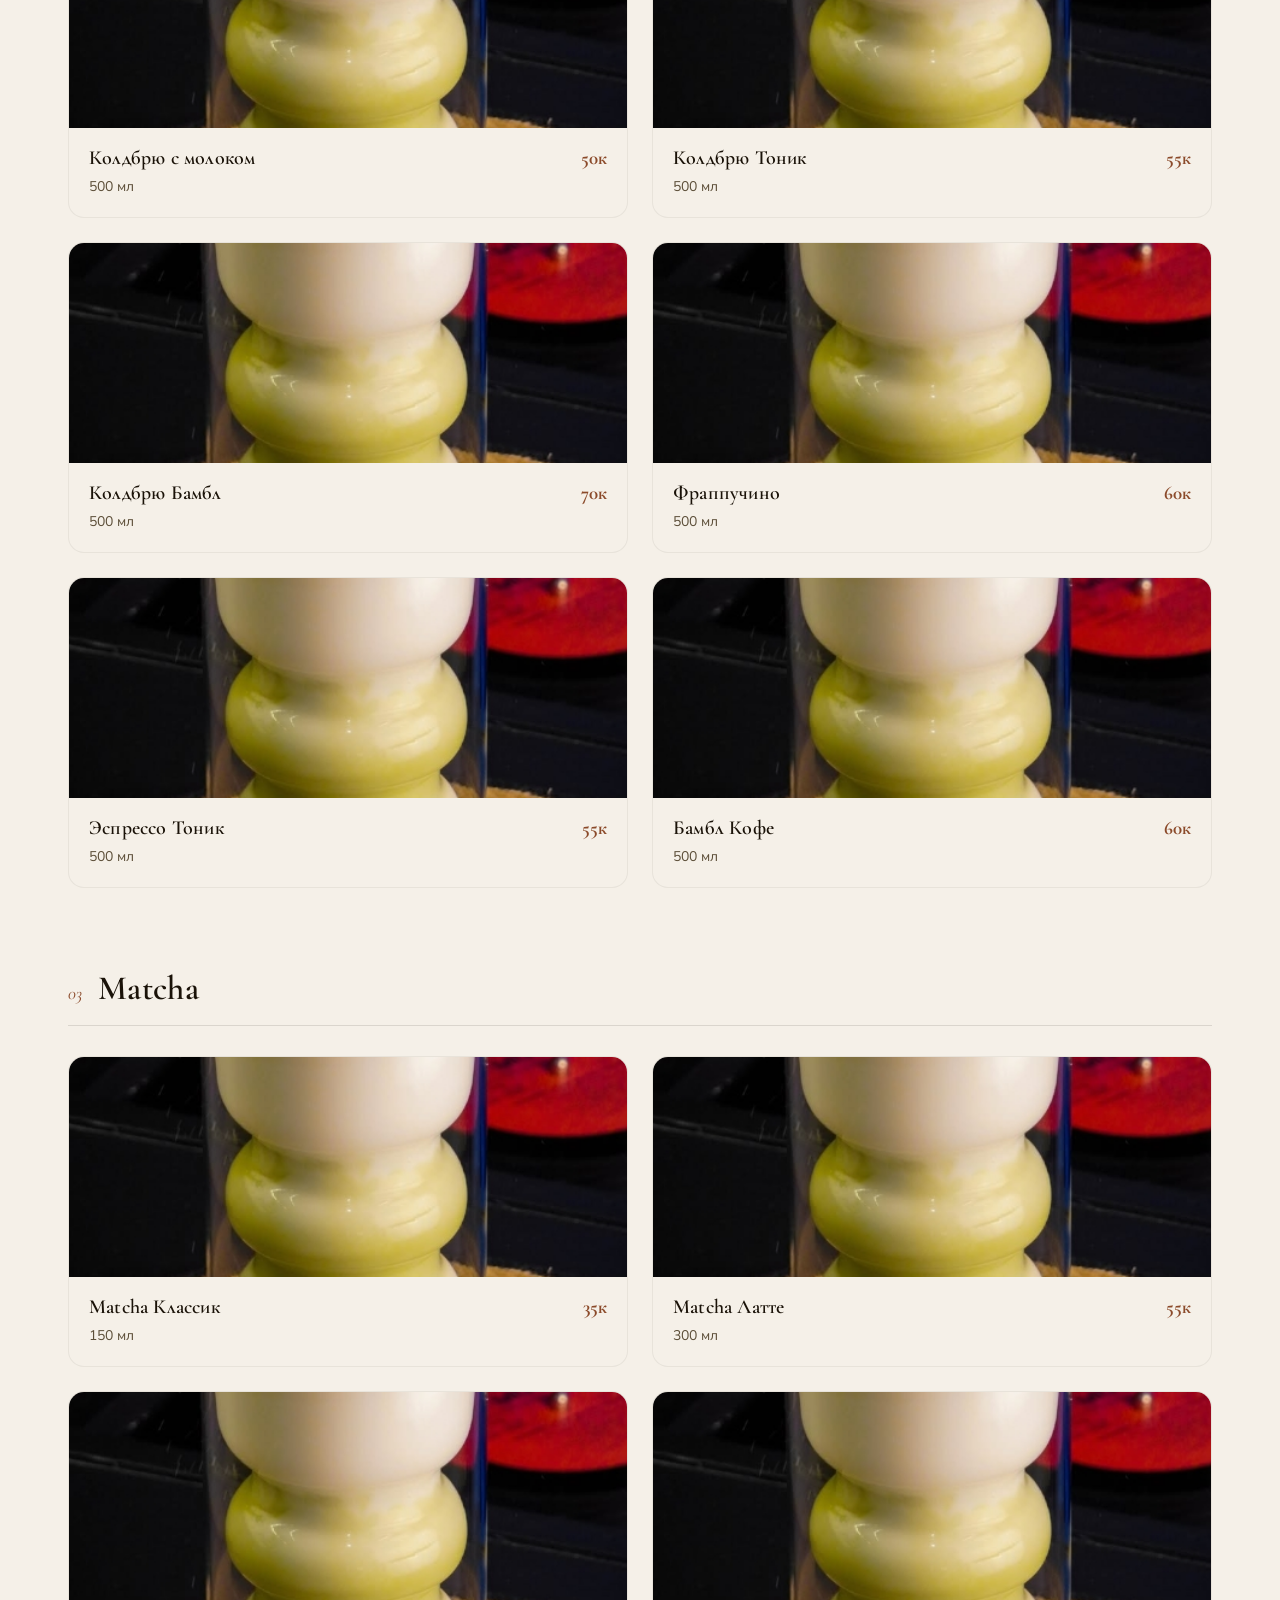
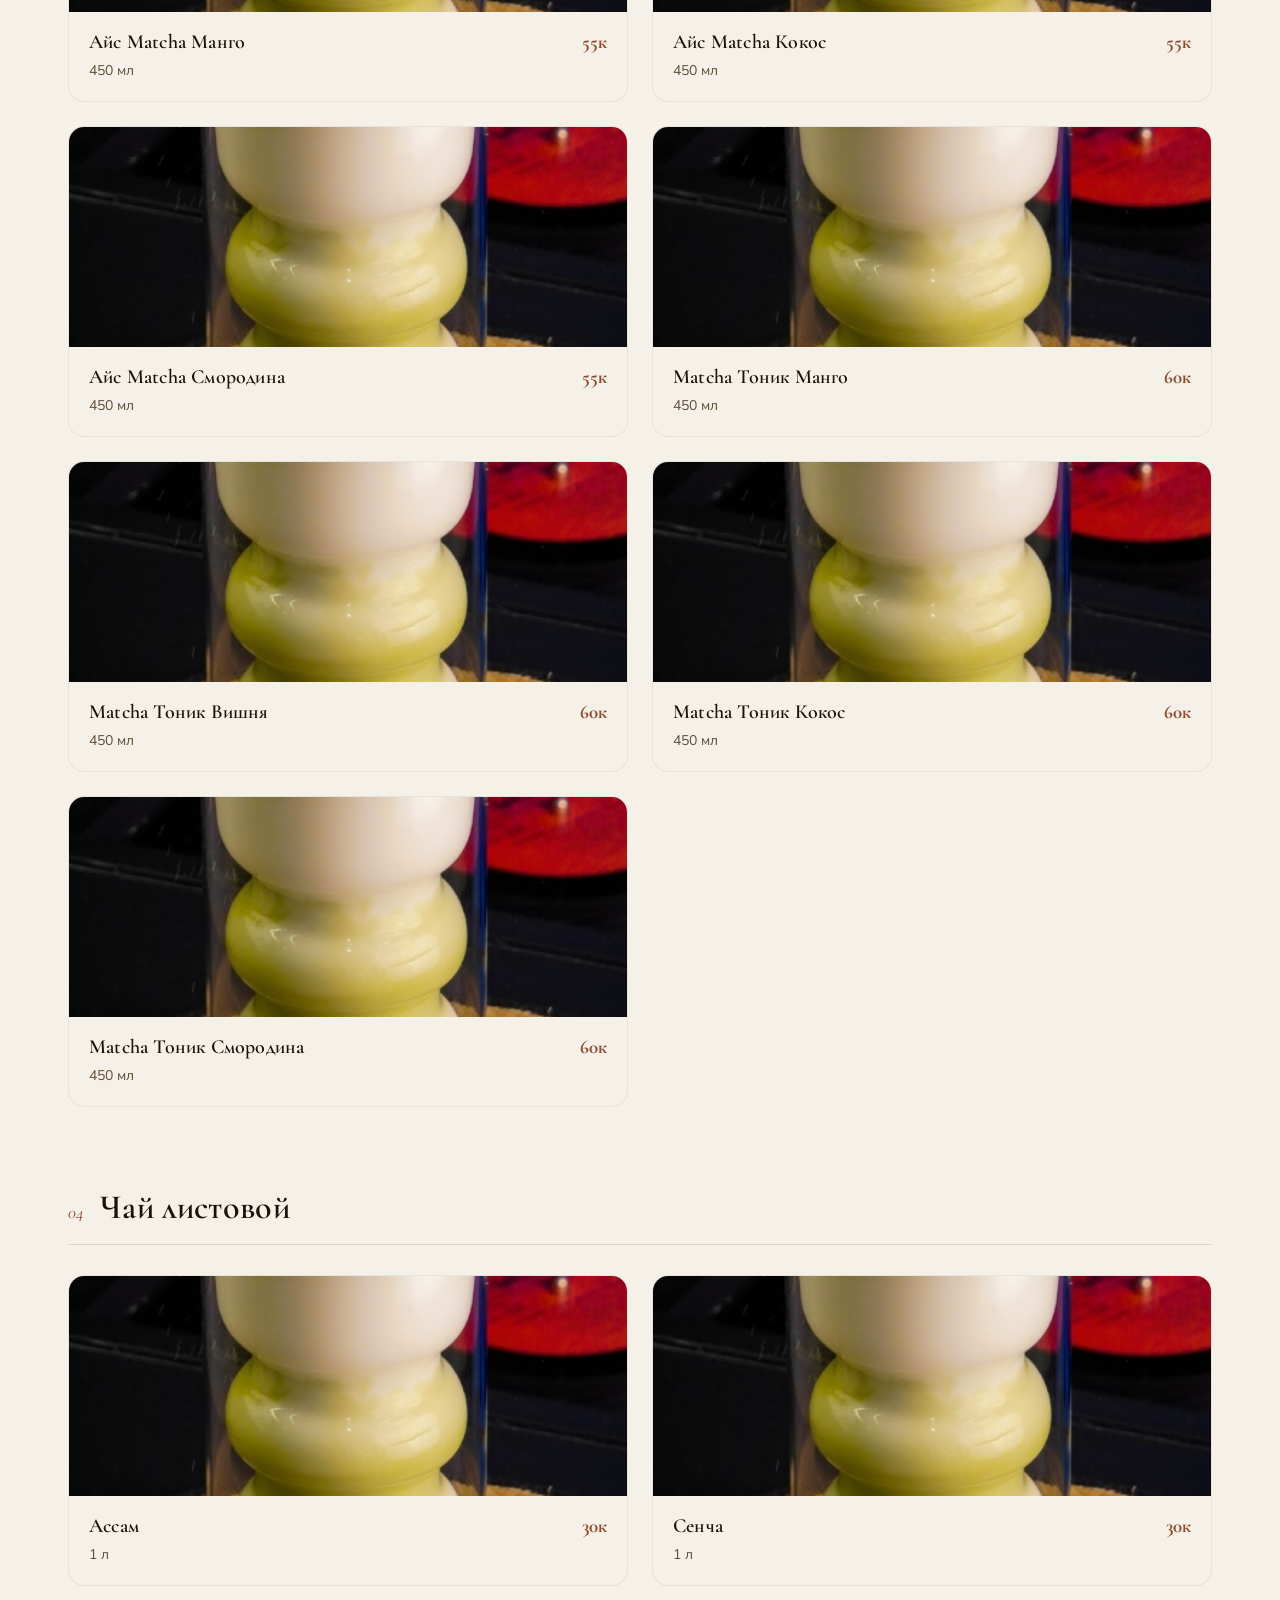
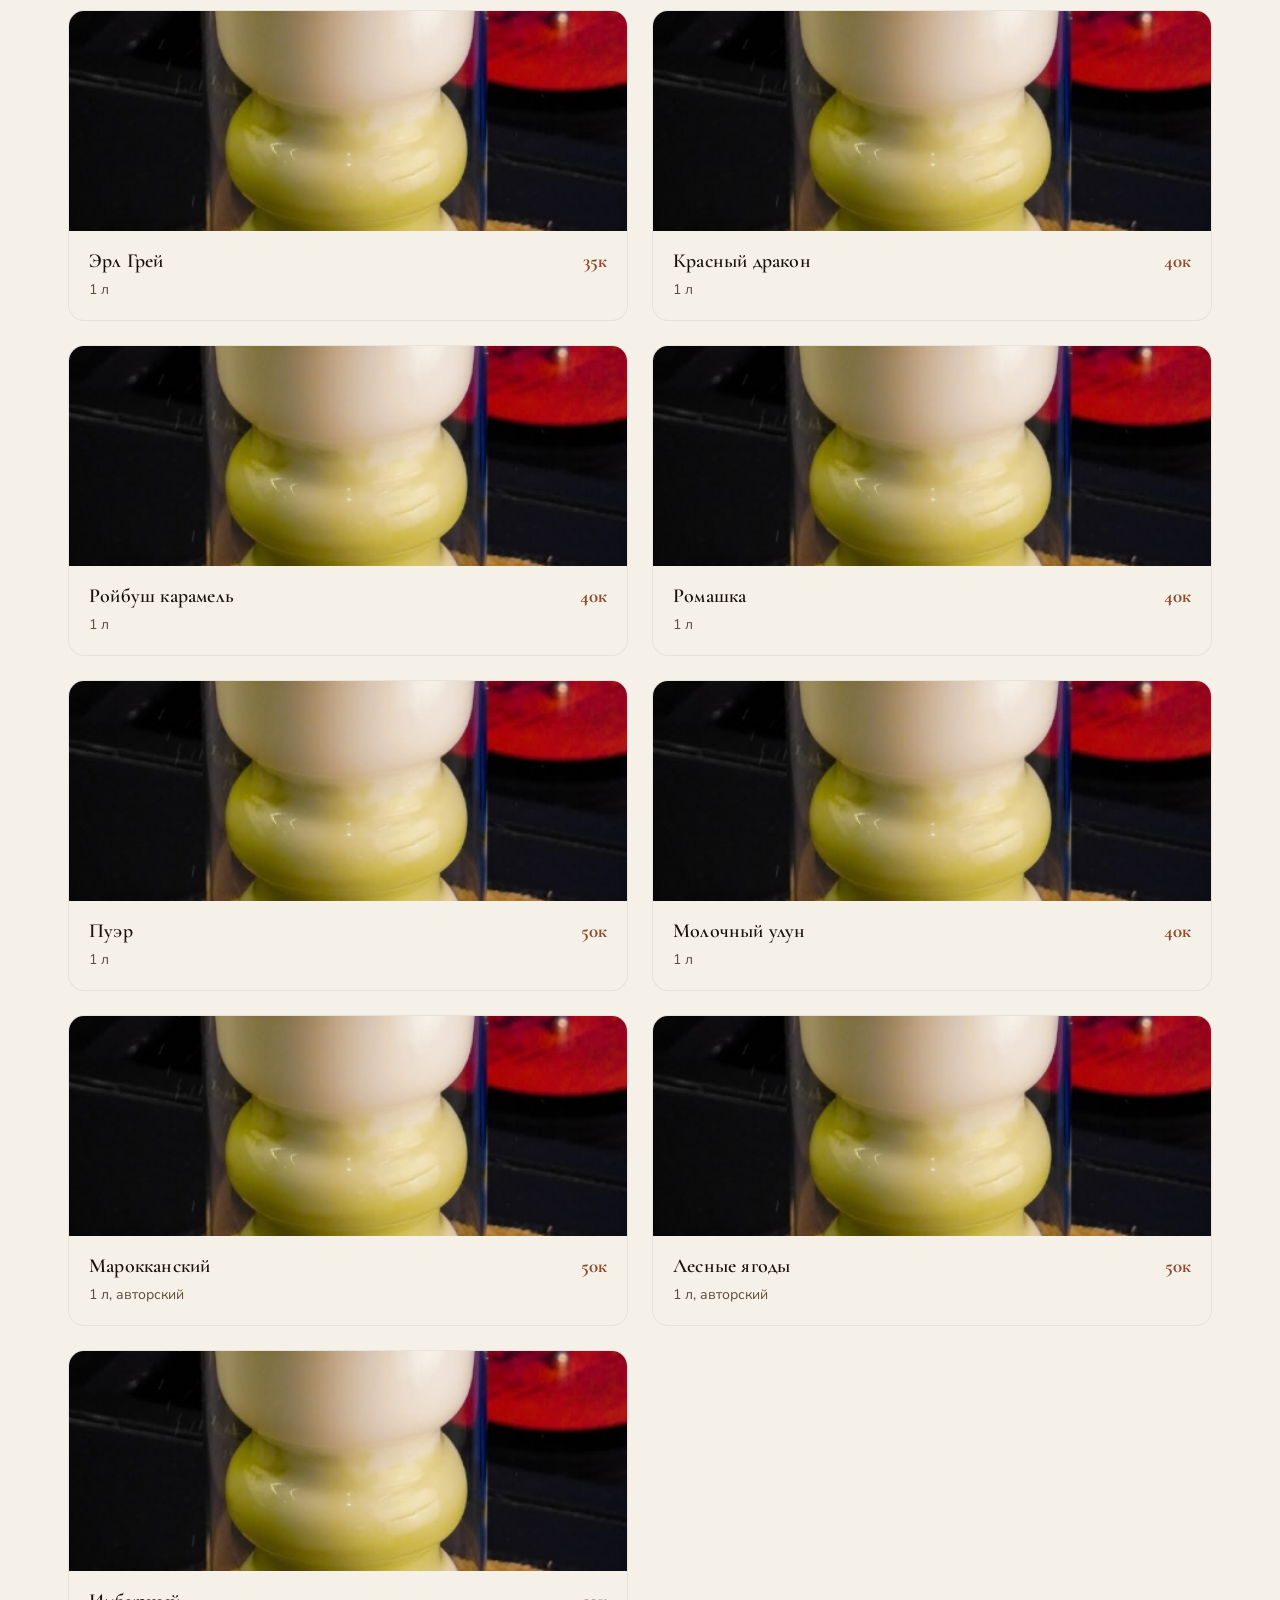
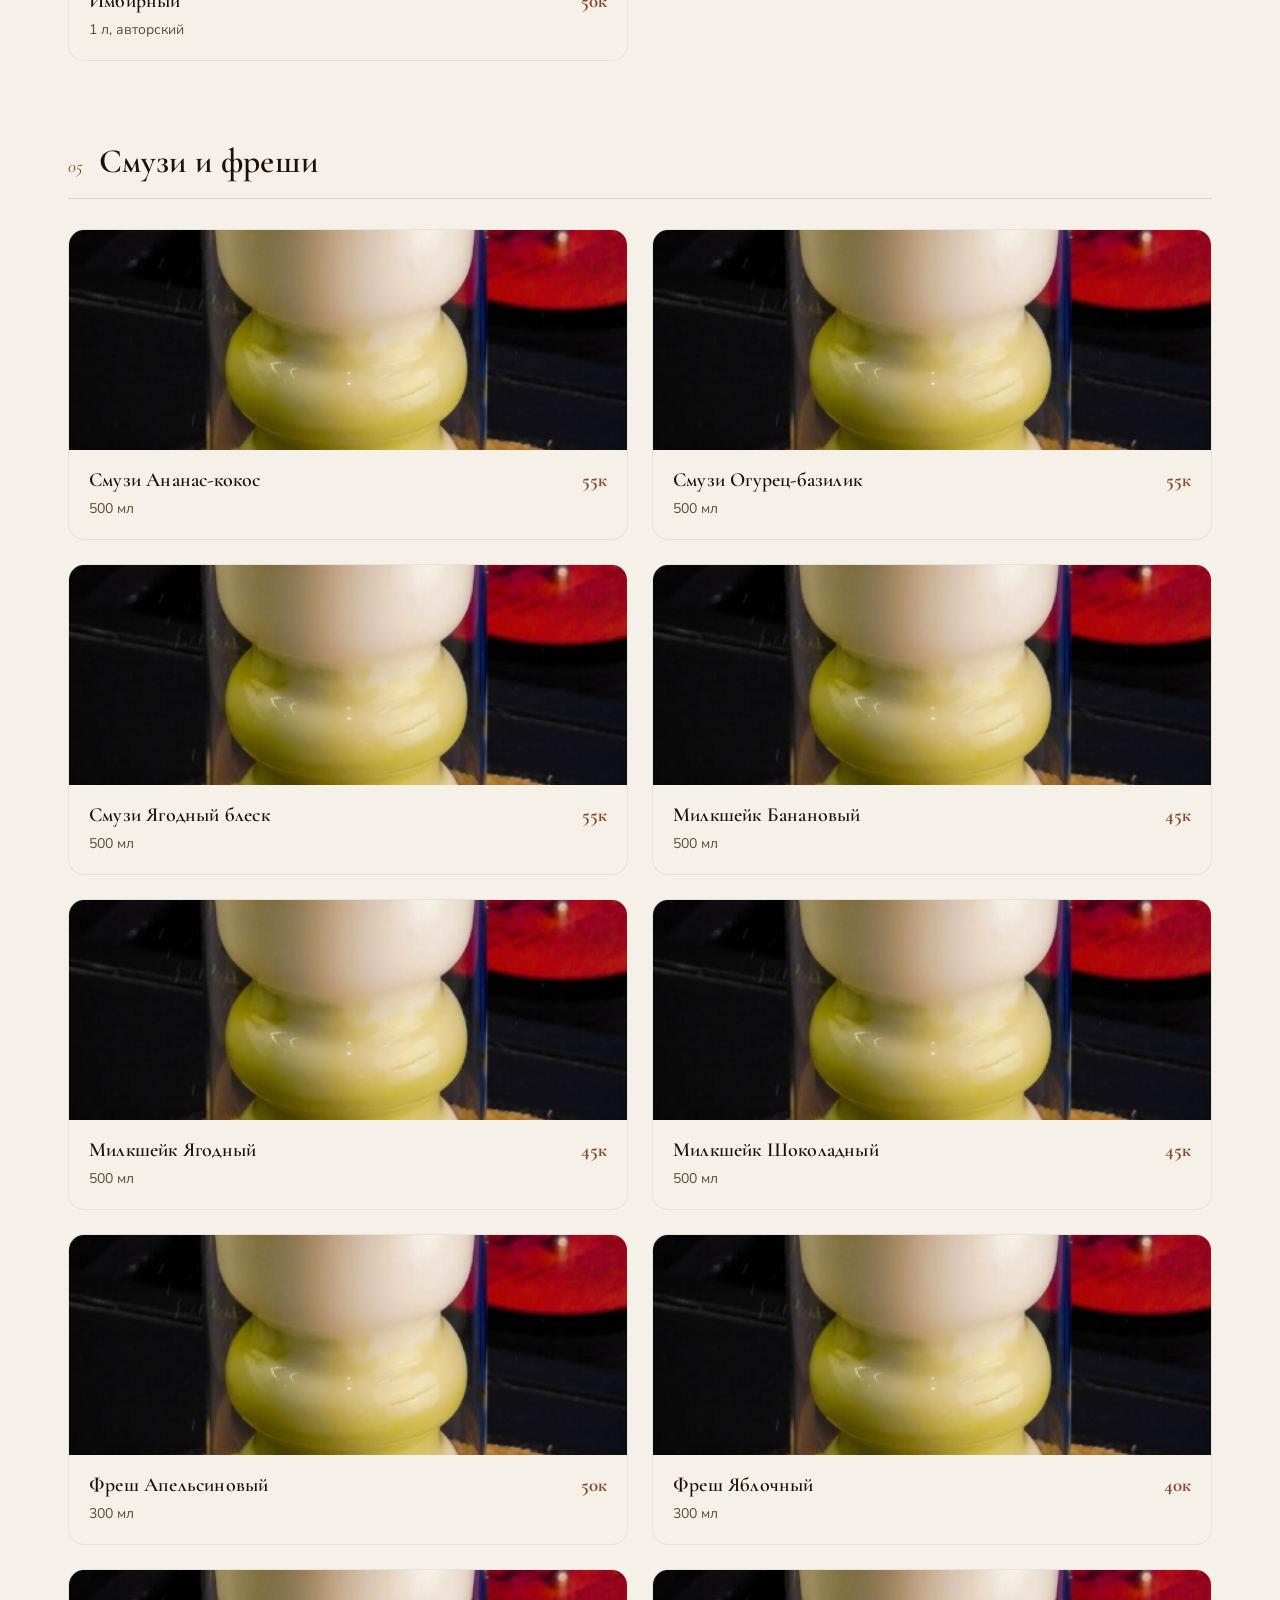
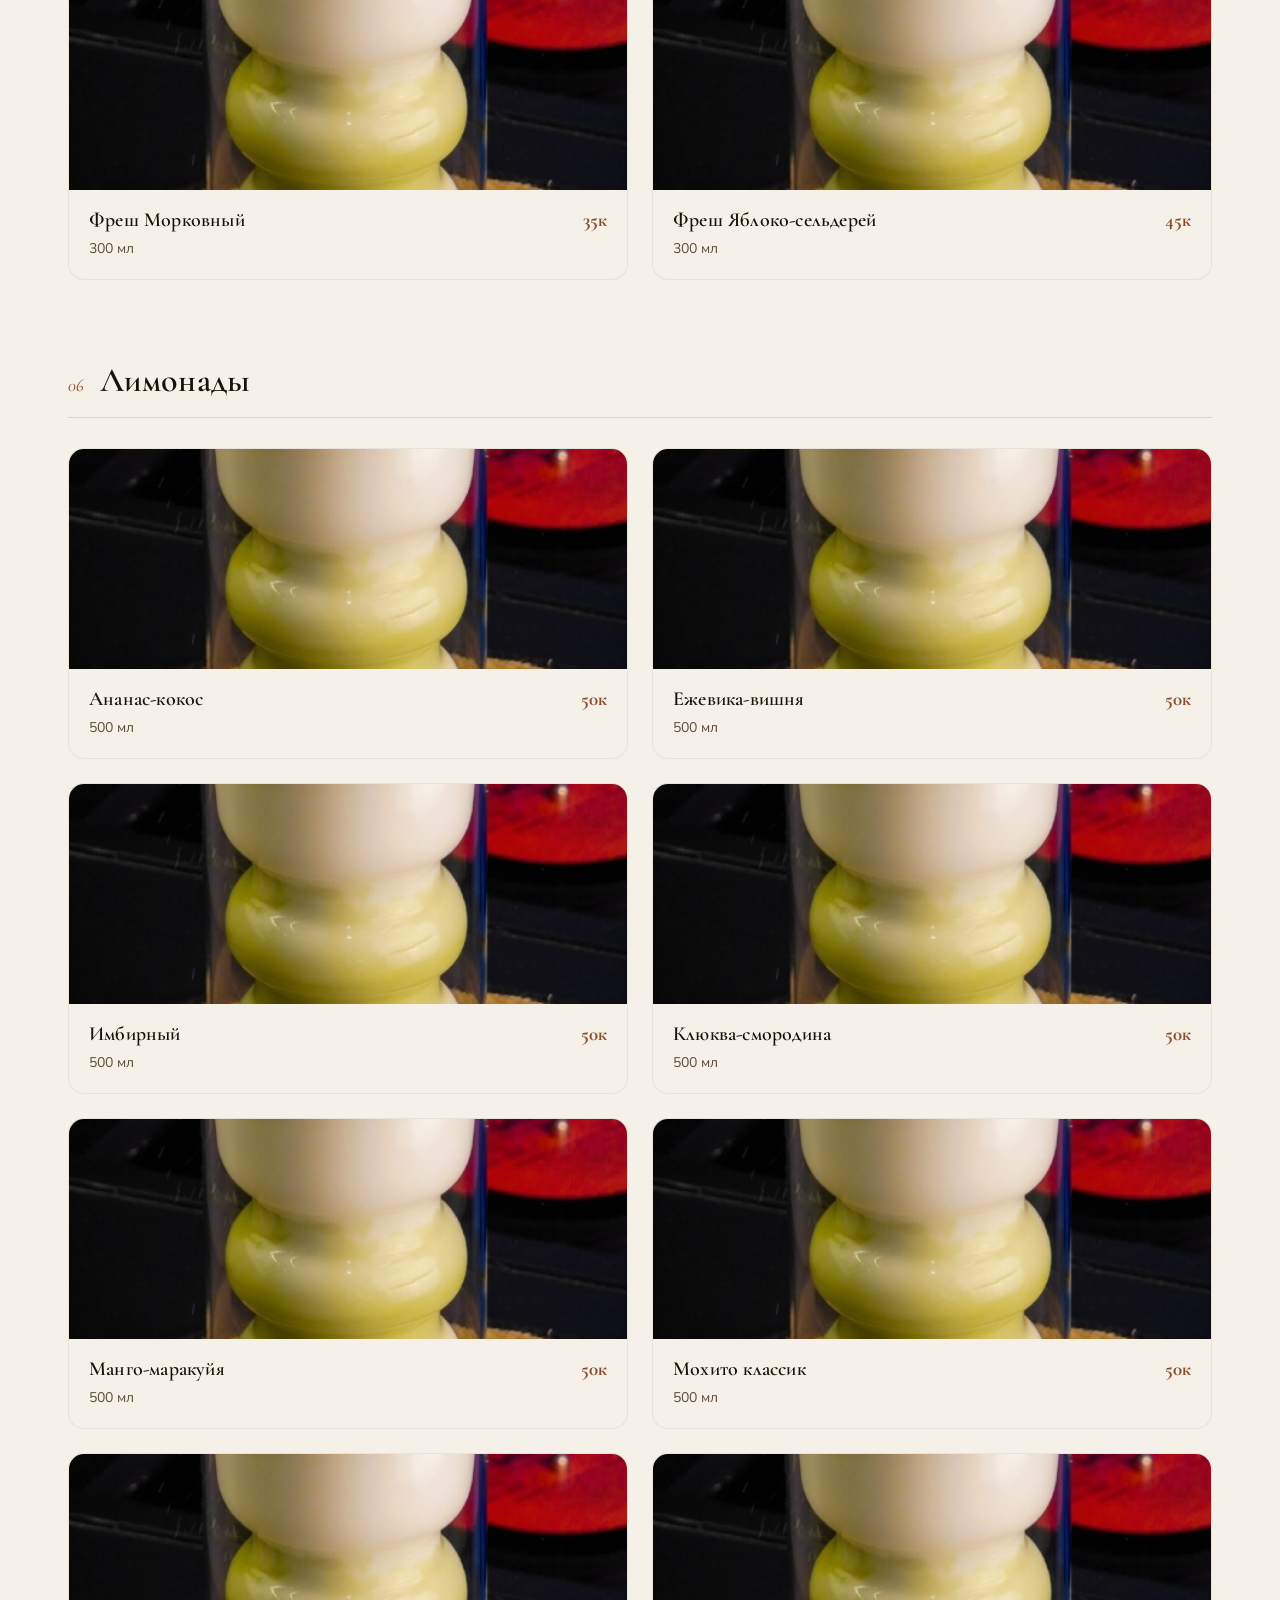
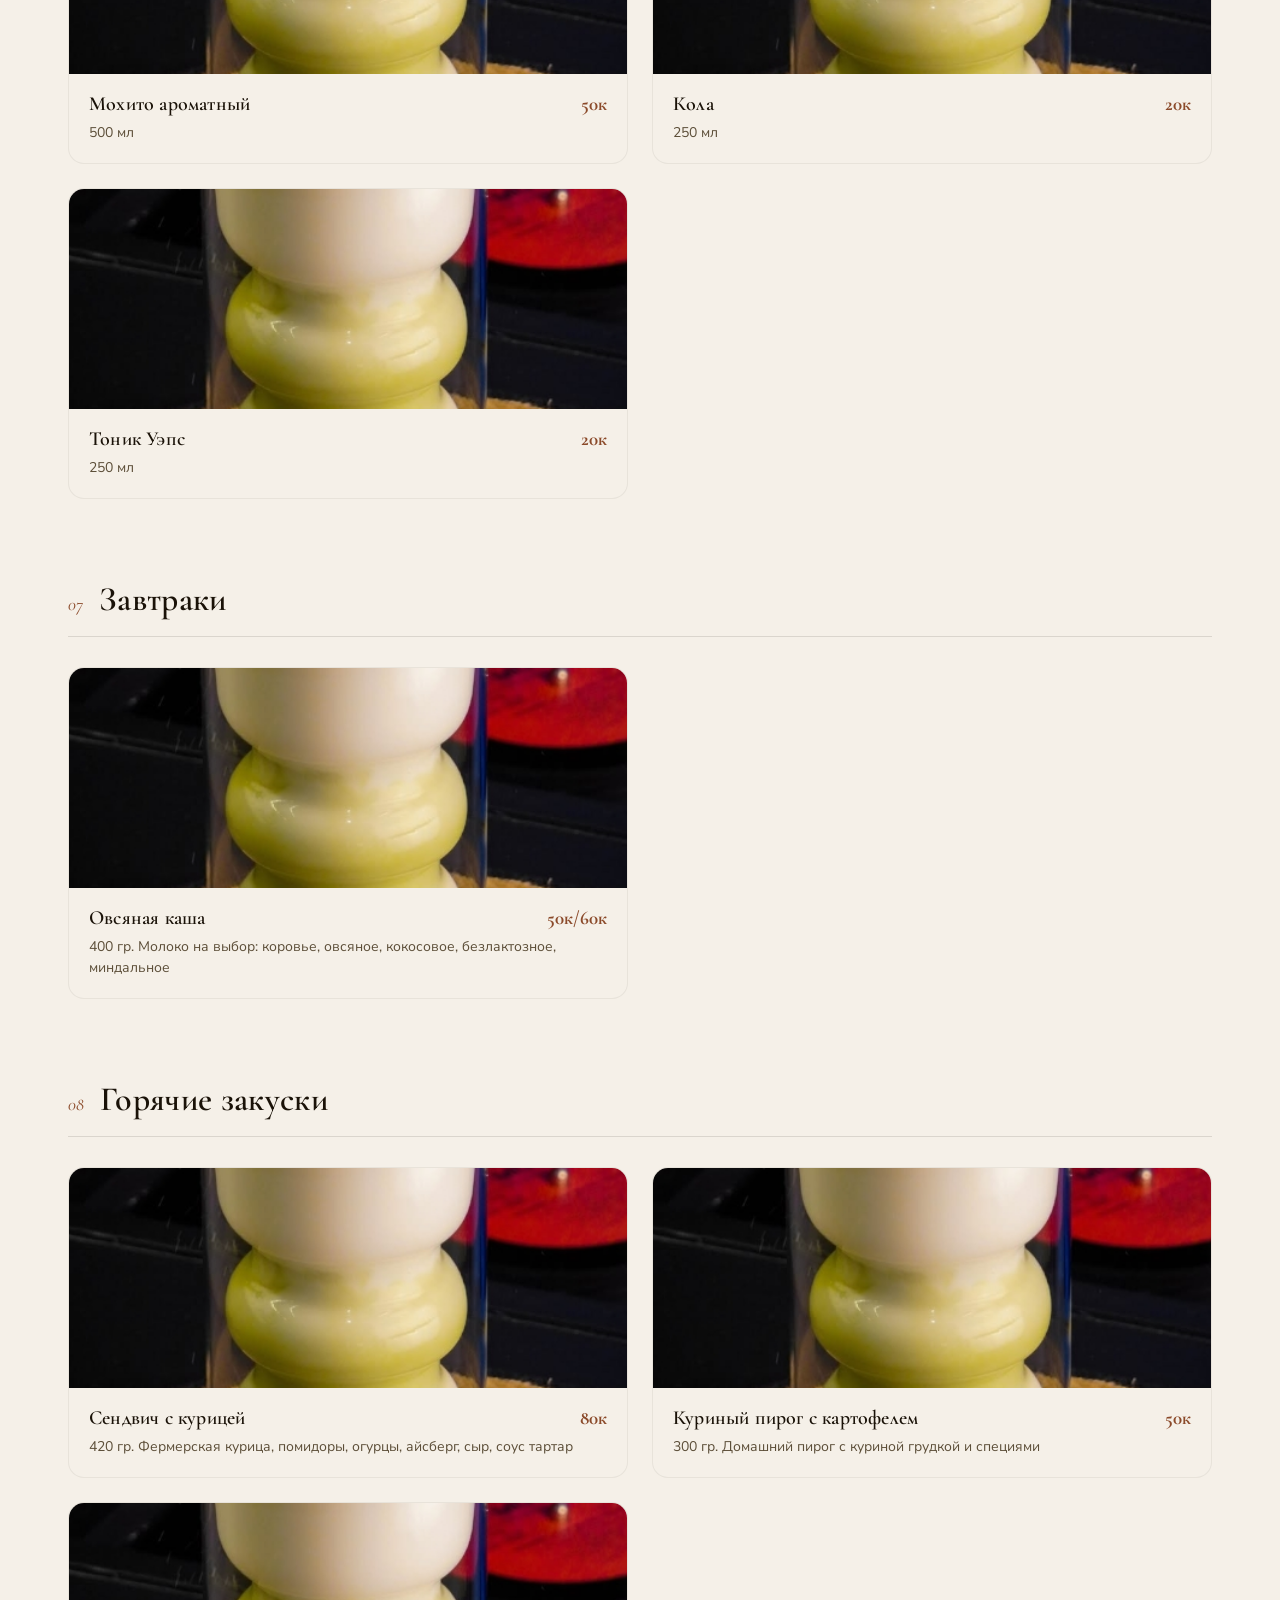
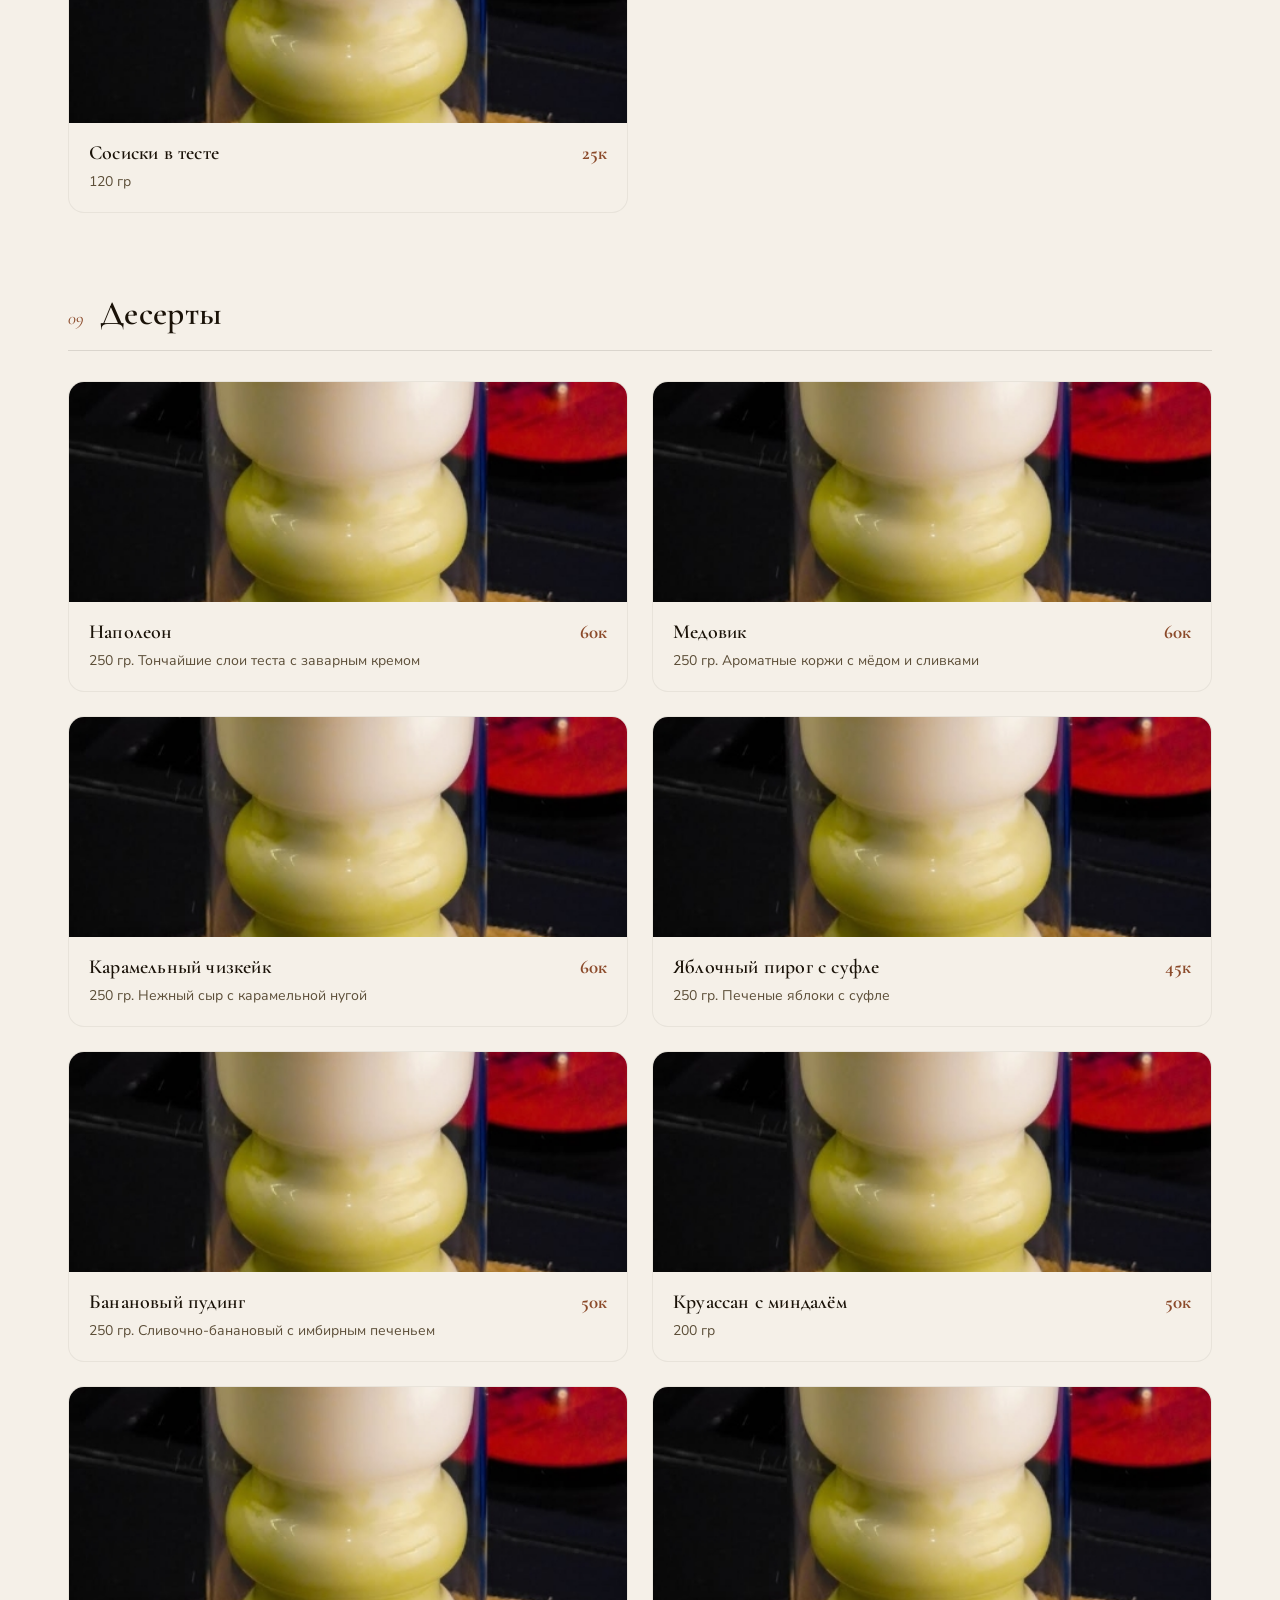
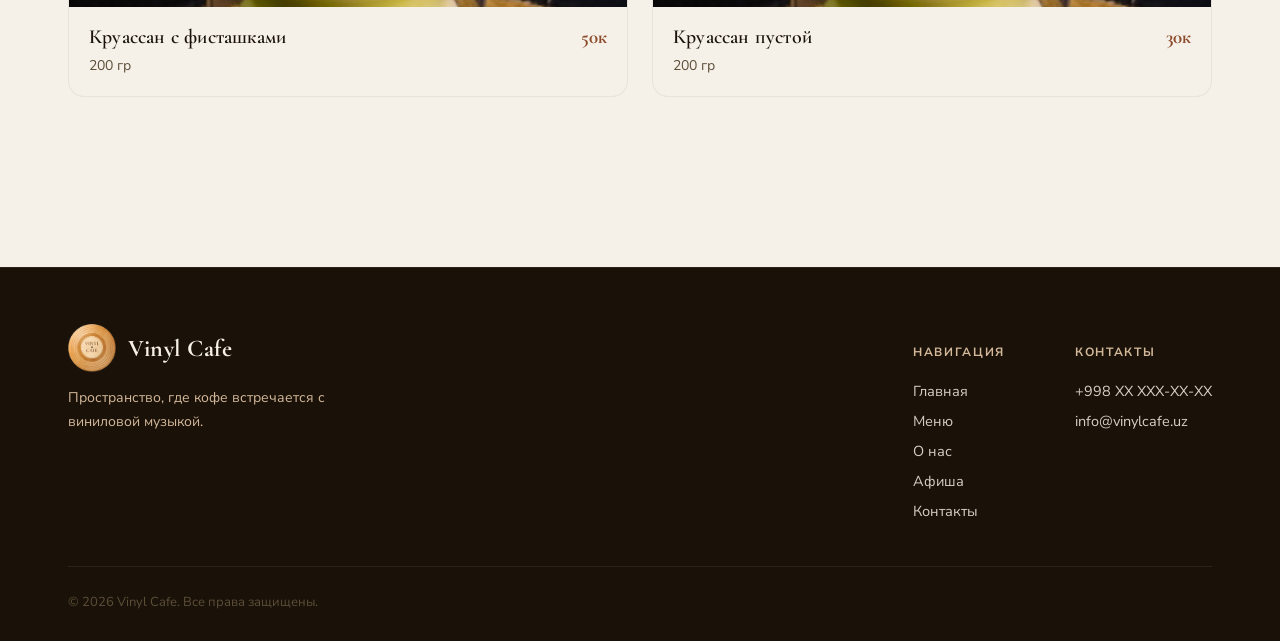
<file: menu.html>
<!DOCTYPE html>
<html lang="ru">
<head>
<meta charset="UTF-8">
<meta name="viewport" content="width=device-width, initial-scale=1.0">
<title>Меню — Vinyl Cafe</title>
<meta name="description" content="Полное меню Vinyl Cafe: кофе, чай, десерты, завтраки и винил.">
<link rel="preconnect" href="https://fonts.googleapis.com">
<link rel="stylesheet" href="style.css">
<link rel="icon" type="image/png" href="assets/images/logo_bg.png">
</head>
<body>

<!-- ══════════════ NAV ══════════════ -->
<header class="nav" id="siteNav">
  <div class="nav__inner">
<a href="index.html" class="nav__logo">
  <img src="assets/images/logo_bg.png" alt="Vinyl Cafe" class="nav__logo-img" style="height:48px; width:auto;">
  <span class="nav__logo-text">Vinyl Cafe</span>
</a>
    <nav class="nav__links">
      <a href="index.html" class="nav__link" data-i18n="nav_home">Главная</a>
      <a href="menu.html" class="nav__link active" data-i18n="nav_menu">Меню</a>
      <a href="about.html" class="nav__link" data-i18n="nav_about">О нас</a>
      <a href="events.html" class="nav__link" data-i18n="nav_events">Афиша</a>
      <a href="contacts.html" class="nav__link" data-i18n="nav_contacts">Контакты</a>
    </nav>
    <div class="nav__right">
      <div class="lang" id="langSwitcher">
        <button class="lang__btn" type="button">
          <span id="langCurrent">RU</span>
          <svg viewBox="0 0 24 24" fill="none"><path d="M6 9l6 6 6-6" stroke-linecap="round" stroke-linejoin="round"/></svg>
        </button>
        <div class="lang__menu">
          <button class="lang__item" data-lang="ru"><span class="lang__flag">RU</span> Русский</button>
          <button class="lang__item" data-lang="en"><span class="lang__flag">EN</span> English</button>
          <button class="lang__item" data-lang="uz"><span class="lang__flag">UZ</span> O'zbekcha</button>
        </div>
      </div>
      <button class="nav__burger" id="burgerBtn"><span></span><span></span><span></span></button>
    </div>
  </div>
</header>

<div class="nav__overlay" id="navOverlay"></div>
<div class="nav__drawer" id="navDrawer">
  <button class="nav__drawer-close" id="drawerClose">
    <svg viewBox="0 0 24 24" fill="none"><path d="M6 6l12 12M18 6L6 18" stroke-linecap="round"/></svg>
  </button>
  <div class="nav__drawer-links">
    <a href="index.html" data-i18n="nav_home">Главная</a>
    <a href="menu.html" data-i18n="nav_menu">Меню</a>
    <a href="about.html" data-i18n="nav_about">О нас</a>
    <a href="events.html" data-i18n="nav_events">Афиша</a>
    <a href="contacts.html" data-i18n="nav_contacts">Контакты</a>
  </div>
</div>

<!-- ══════════════ MENU HERO ══════════════ -->
<section class="page-hero" style="background:var(--brown-1);">
  <div class="container" style="text-align:center; padding:100px 0 60px;">
    <div class="eyebrow" style="justify-content:center;" data-i18n="menu_page_eyebrow">Карта вкуса</div>
    <h1 style="font-size:clamp(40px,5vw,64px); margin-top:20px;" data-i18n="menu_page_title">Полное меню</h1>
    <p style="max-width:600px; margin:20px auto 0; font-size:18px;" data-i18n="menu_page_desc">От эспрессо до редких виниловых дисков за барной стойкой.</p>
  </div>
</section>

<!-- ══════════════ MENU TABS ══════════════ -->
<div class="menu-tabs-wrap" id="menuTabsWrap">
  <nav class="menu-tabs" id="menuTabsRoot"></nav>
</div>

<!-- ══════════════ MENU BODY С КАРТИНКАМИ У КАЖДОЙ ПОЗИЦИИ ══════════════ -->
<section class="menu-body">
  <div class="container">
    <div id="fullMenuRoot"></div>
  </div>
</section>

<!-- ══════════════ FOOTER ══════════════ -->
<footer class="footer">
  <div class="container">
    <div class="footer__top">
      <div class="footer__brand">
        <a href="index.html" class="nav__logo">
          <img src="assets/images/logo_bg.png" alt="Vinyl Cafe" class="nav__logo-img" style="height:48px; width:auto;">
          <span class="nav__logo-text">Vinyl Cafe</span>
        </a>
        <p data-i18n="footer_desc">Пространство, где кофе встречается с виниловой музыкой.</p>
      </div>
      <div class="footer__cols">
        <div class="footer__col">
          <h5 data-i18n="footer_nav">Навигация</h5>
          <a href="index.html" data-i18n="nav_home">Главная</a>
          <a href="menu.html" data-i18n="nav_menu">Меню</a>
          <a href="about.html" data-i18n="nav_about">О нас</a>
          <a href="events.html" data-i18n="nav_events">Афиша</a>
          <a href="contacts.html" data-i18n="nav_contacts">Контакты</a>
        </div>
        <div class="footer__col">
          <h5 data-i18n="footer_contacts">Контакты</h5>
          <a href="tel:+998900000000">+998 XX XXX-XX-XX</a>
          <a href="mailto:info@vinylcafe.uz">info@vinylcafe.uz</a>
        </div>
      </div>
    </div>
    <div class="footer__bottom">
      <span>© 2026 Vinyl Cafe. <span data-i18n="footer_rights">Все права защищены.</span></span>
    </div>
  </div>
</footer>

<script src="i18n.js"></script>
<script src="script.js"></script>
</body>
</html>
</file>
<file: style.css>
@import url('https://fonts.googleapis.com/css2?family=Cormorant+Garamond:ital,wght@0,400;0,500;0,600;0,700;1,500&family=Nunito+Sans:wght@300;400;600;700;800&display=swap');

:root {
  --beige: #F5F0E8;
  --beige-dark: #EDE5D4;
  --brown-1: #E8D5B0;
  --brown-2: #D4B89A;
  --brown-3: #C8A882;
  --brown-4: #BF9B70;
  --ink: #1A1208;
  --ink-mid: #2C2416;
  --ink-light: #5C4E38;
  --accent: #C17A47;
  --accent-dark: #8B4A2A;
  --gold: #B8922A;

  --font-display: 'Cormorant Garamond', 'Georgia', serif;
  --font-body: 'Nunito Sans', 'Arial', sans-serif;

  --ease-vinyl: cubic-bezier(0.45, 0.05, 0.15, 1);
  --ease-soft: cubic-bezier(0.4, 0, 0.2, 1);

  --nav-h: 84px;
  --container: 1240px;
}

*, *::before, *::after { box-sizing: border-box; }
html { scroll-behavior: smooth; }
body {
  margin: 0;
  font-family: var(--font-body);
  color: var(--ink);
  background: var(--beige);
  -webkit-font-smoothing: antialiased;
  overflow-x: hidden;
}
h1, h2, h3, h4 {
  font-family: var(--font-display);
  font-weight: 600;
  color: var(--ink);
  margin: 0;
  letter-spacing: 0.01em;
}
p { margin: 0; line-height: 1.7; color: var(--ink-light); }
a { color: inherit; text-decoration: none; }
img { max-width: 100%; display: block; }
ul { list-style: none; margin: 0; padding: 0; }
button { font-family: inherit; cursor: pointer; background: none; border: none; }
svg { display: block; }

.container {
  max-width: var(--container);
  margin: 0 auto;
  padding: 0 48px;
}

::selection { background: var(--accent); color: var(--beige); }

.eyebrow {
  display: inline-flex;
  align-items: center;
  gap: 14px;
  font-family: var(--font-body);
  font-size: 12.5px;
  font-weight: 700;
  letter-spacing: 0.28em;
  text-transform: uppercase;
  color: var(--accent-dark);
}
.eyebrow::before {
  content: '';
  width: 34px; height: 1px;
  background: var(--accent-dark);
  opacity: 0.55;
}

.section-head {
  max-width: 640px;
  margin-bottom: 56px;
}
.section-head h2 {
  font-size: clamp(32px, 4vw, 46px);
  margin-top: 14px;
  line-height: 1.15;
}
.section-head p { margin-top: 16px; font-size: 17px; }

/* ─── Buttons ─── */
.btn {
  position: relative;
  display: inline-flex;
  align-items: center;
  gap: 10px;
  padding: 15px 32px;
  font-family: var(--font-body);
  font-size: 14px;
  font-weight: 700;
  letter-spacing: 0.05em;
  text-transform: uppercase;
  color: var(--beige);
  background: var(--ink);
  border: 1px solid var(--ink);
  border-radius: 2px;
  overflow: hidden;
  z-index: 1;
  transition: color 0.4s var(--ease-soft), border-color 0.4s var(--ease-soft);
}
.btn::before {
  content: '';
  position: absolute;
  inset: 0;
  background: var(--accent);
  transform: translateX(-102%);
  transition: transform 0.45s var(--ease-soft);
  z-index: -1;
}
.btn:hover::before { transform: translateX(0); }
.btn:hover { border-color: var(--accent); }

.btn--ghost {
  background: transparent;
  color: var(--ink);
  border: 1px solid var(--ink-light);
}
.btn--ghost::before { background: var(--ink); }
.btn--ghost:hover { color: var(--beige); border-color: var(--ink); }
.btn--ghost svg { width: 16px; height: 16px; stroke: currentColor; stroke-width: 2; transition: transform 0.3s var(--ease-soft); }
.btn--ghost:hover svg { transform: translateX(4px); }

/* ============================================================
   NAVIGATION (фикс)
   ============================================================ */
.nav {
  position: fixed;
  top: 0; left: 0; right: 0;
  z-index: 500;
  height: var(--nav-h);
  display: flex;
  align-items: center;
  background: transparent;
  transition: background 0.45s var(--ease-soft), backdrop-filter 0.45s var(--ease-soft), box-shadow 0.45s var(--ease-soft), height 0.35s var(--ease-soft);
}
.nav.is-scrolled {
  height: 68px;
  background: rgba(245, 240, 232, 0.85);
  -webkit-backdrop-filter: blur(14px) saturate(140%);
  backdrop-filter: blur(14px) saturate(140%);
  box-shadow: 0 1px 0 rgba(26,18,8,0.08), 0 12px 30px -18px rgba(26,18,8,0.25);
}
.nav__inner {
  width: 100%;
  max-width: var(--container);
  margin: 0 auto;
  padding: 0 48px;
  display: flex;
  align-items: center;
  justify-content: space-between;
}
.nav__logo {
  display: flex;
  align-items: center;
  gap: 12px;
  font-family: var(--font-display);
  font-size: 24px;
  font-weight: 700;
  color: var(--ink);
  letter-spacing: 0.01em;
}
.nav__logo .disc {
  width: 28px; height: 28px;
  border-radius: 50%;
  background: radial-gradient(circle at 35% 30%, #3a2c18, var(--ink) 70%);
  border: 2px solid var(--accent);
  position: relative;
  flex-shrink: 0;
}
.nav__logo .disc::after {
  content:'';
  position: absolute; inset: 0; margin: auto;
  width: 6px; height: 6px; border-radius: 50%;
  background: var(--beige);
}
.nav__logo-text { letter-spacing: 0.02em; }

.nav__links {
  display: flex;
  align-items: center;
  gap: 40px;
}
.nav__link {
  position: relative;
  font-size: 14.5px;
  font-weight: 600;
  letter-spacing: 0.03em;
  color: var(--ink-mid);
  padding: 6px 0;
  transition: color 0.3s var(--ease-soft);
}
.nav__link::after {
  content:'';
  position: absolute;
  left: 0; bottom: -3px;
  height: 2px; width: 0;
  background: var(--accent);
  transition: width 0.35s var(--ease-soft);
}
.nav__link:hover, .nav__link.active { color: var(--accent-dark); }
.nav__link:hover::after, .nav__link.active::after { width: 100%; }

.nav__right { display: flex; align-items: center; gap: 22px; }

/* Language Switcher */
.lang { position: relative; }
.lang__btn {
  display: flex;
  align-items: center;
  gap: 7px;
  background: transparent;
  border: 1px solid var(--ink-light);
  border-radius: 20px;
  padding: 7px 14px 7px 12px;
  font-size: 12.5px;
  font-weight: 700;
  letter-spacing: 0.06em;
  color: var(--ink-mid);
  transition: border-color 0.3s, background 0.3s;
}
.lang__btn:hover { border-color: var(--accent-dark); background: rgba(193,122,71,0.08); }
.lang__btn svg { width: 11px; height: 11px; stroke: currentColor; stroke-width: 2.4; transition: transform 0.3s var(--ease-soft); }
.lang.is-open .lang__btn svg { transform: rotate(180deg); }
.lang__menu {
  position: absolute;
  top: calc(100% + 10px);
  right: 0;
  min-width: 148px;
  background: var(--beige);
  border: 1px solid rgba(26,18,8,0.1);
  border-radius: 10px;
  box-shadow: 0 18px 40px -14px rgba(26,18,8,0.35);
  padding: 6px;
  opacity: 0;
  visibility: hidden;
  transform: translateY(-8px);
  transition: opacity 0.28s var(--ease-soft), transform 0.28s var(--ease-soft), visibility 0.28s;
}
.lang.is-open .lang__menu { opacity: 1; visibility: visible; transform: translateY(0); }
.lang__item {
  display: flex;
  align-items: center;
  gap: 10px;
  width: 100%;
  padding: 9px 10px;
  font-size: 13.5px;
  font-weight: 600;
  color: var(--ink-mid);
  border-radius: 6px;
  text-align: left;
  transition: background 0.2s, color 0.2s;
}
.lang__item:hover { background: var(--brown-1); color: var(--ink); }
.lang__flag {
  width: 22px; height: 16px;
  display: inline-flex; align-items:center; justify-content:center;
  font-size: 10px; font-weight: 800;
  background: var(--brown-2); border-radius: 3px; color: var(--ink);
}

.nav__burger {
  display: none;
  flex-direction: column;
  justify-content: center;
  gap: 5px;
  width: 40px; height: 40px;
}
.nav__burger span {
  display: block; height: 2px; width: 100%;
  background: var(--ink);
  border-radius: 2px;
  transition: transform 0.35s var(--ease-soft), opacity 0.25s var(--ease-soft);
}
.nav__burger.is-active span:nth-child(1){ transform: translateY(7px) rotate(45deg); }
.nav__burger.is-active span:nth-child(2){ opacity: 0; }
.nav__burger.is-active span:nth-child(3){ transform: translateY(-7px) rotate(-45deg); }

.nav__drawer {
  position: fixed;
  top: 0; right: 0;
  width: min(340px, 82vw);
  height: 100vh;
  background: var(--ink);
  z-index: 600;
  padding: 100px 40px 40px;
  transform: translateX(100%);
  transition: transform 0.55s var(--ease-vinyl);
  display: flex; flex-direction: column; gap: 34px;
}
.nav__drawer.is-open { transform: translateX(0); }
.nav__drawer-close {
  position: absolute;
  top: 28px; right: 28px;
  width: 40px; height: 40px;
  color: var(--beige);
}
.nav__drawer-close svg { width: 22px; height: 22px; stroke: currentColor; stroke-width: 1.7; }
.nav__drawer-links { display: flex; flex-direction: column; gap: 6px; }
.nav__drawer-links a {
  font-family: var(--font-display);
  font-size: 30px;
  font-weight: 600;
  color: var(--brown-1);
  padding: 10px 0;
  border-bottom: 1px solid rgba(245,240,232,0.08);
  opacity: 0;
  transform: translateY(14px);
  transition: opacity 0.5s var(--ease-soft), transform 0.5s var(--ease-soft), color 0.3s;
}
.nav__drawer.is-open .nav__drawer-links a { opacity: 1; transform: translateY(0); }
.nav__drawer-links a:hover { color: var(--accent); }
.nav__drawer-links a:nth-child(1){ transition-delay: 0.08s; }
.nav__drawer-links a:nth-child(2){ transition-delay: 0.14s; }
.nav__drawer-links a:nth-child(3){ transition-delay: 0.2s; }
.nav__drawer-links a:nth-child(4){ transition-delay: 0.26s; }
.nav__drawer-links a:nth-child(5){ transition-delay: 0.32s; }

.nav__overlay {
  position: fixed; inset: 0;
  background: rgba(26,18,8,0.45);
  z-index: 550;
  opacity: 0; visibility: hidden;
  transition: opacity 0.4s var(--ease-soft), visibility 0.4s;
}
.nav__overlay.is-open { opacity: 1; visibility: visible; }

/* ============================================================
   HERO (ФИКС)
   ============================================================ */
.hero {
  position: relative;
  min-height: 100vh; /* оставляем */
  padding-top: var(--nav-h);
  display: flex;
  align-items: center;
  overflow: hidden;
  background-color: var(--brown-1);
  transition: background-color 0.9s var(--ease-soft);
}

.hero__content {
  position: relative;
  z-index: 3;
  width: 100%;
  max-width: var(--container);
  margin: 0 auto;
  padding: 60px 48px;
  display: grid;
  grid-template-columns: 45% 55%;
  gap: 40px;
  align-items: center;
  min-height: calc(100vh - var(--nav-h)); /* было так, оставляем */
}
.hero__grain {
  position: absolute; inset: 0;
  z-index: 1;
  opacity: 0.04;
  mix-blend-mode: multiply;
  background-image: url("data:image/svg+xml,%3Csvg xmlns='http://www.w3.org/2000/svg' width='120' height='120'%3E%3Cfilter id='n'%3E%3CfeTurbulence type='fractalNoise' baseFrequency='0.9' numOctaves='2' stitchTiles='stitch'/%3E%3C/filter%3E%3Crect width='100%25' height='100%25' filter='url(%23n)'/%3E%3C/svg%3E");
  pointer-events: none;
}

.hero__text { max-width: 560px; }

.hero__eyebrow {
  display: flex;
  align-items: center;
  gap: 14px;
  margin-bottom: 26px;
}
.hero__eyebrow-line { width: 40px; height: 1px; background: currentColor; opacity: 0.5; }
.hero__eyebrow-text {
  font-size: 12.5px;
  font-weight: 800;
  letter-spacing: 0.32em;
  text-transform: uppercase;
  transition: color 0.6s var(--ease-soft);
}
.hero__slogan {
  font-size: clamp(48px, 6.5vw, 82px);
  line-height: 1.06;
  font-weight: 700;
  min-height: 3.4em; /* ← УЖЕ ЕСТЬ, ЭТО ФИКСИРУЕТ ВЫСОТУ СЛОГАНА */
}
.hero__slogan em {
  font-style: italic;
  font-weight: 500;
  color: var(--accent-dark);
}
.hero__slogan span { display: block; transition: opacity 0.4s var(--ease-soft); }

.hero__sub {
  margin-top: 26px;
  font-size: 18px;
  line-height: 1.65;
  max-width: 440px;
  min-height: 3.4em; /* ← УЖЕ ЕСТЬ, ФИКСИРУЕТ ВЫСОТУ ПОДЗАГОЛОВКА */
}


.hero__actions {
  display: flex;
  align-items: center;
  gap: 18px;
  margin-top: 42px;
}

/* VINYL AREA — увеличенная пластинка */
.hero__vinyl-area {
  position: relative;
  height: 100%;
  min-height: 520px;
  display: flex;
  align-items: center;
  justify-content: center;
  z-index: 2;
}
.hero__vinyl-wrapper {
  position: relative;
  width: min(560px, 42vw);
  aspect-ratio: 1;
  filter: drop-shadow(0 40px 60px rgba(26,18,8,0.35)) drop-shadow(0 8px 18px rgba(26,18,8,0.25));
}
.hero__vinyl-glow {
  position: absolute;
  inset: -14%;
  border-radius: 50%;
  background: radial-gradient(circle, var(--accent) 0%, transparent 68%);
  opacity: 0.35;
  filter: blur(30px);
  z-index: -1;
  transition: background 0.8s var(--ease-soft);
  animation: glowPulse 4.5s ease-in-out infinite;
}
@keyframes glowPulse {
  0%, 100%{ opacity: 0.28; transform: scale(1); }
  50%{ opacity: 0.42; transform: scale(1.035); }
}
.hero__vinyl-wrapper svg { width: 100%; height: 100%; }

/* Dust */
.hero__dust { position:absolute; inset:0; pointer-events:none; }
.hero__dust span {
  position: absolute;
  width: 2px; height: 2px;
  background: rgba(255,255,255,0.5);
  border-radius: 50%;
}

.hero__scroll {
  position: absolute;
  bottom: 34px;
  left: 50%;
  transform: translateX(-50%);
  z-index: 3;
  display: flex;
  flex-direction: column;
  align-items: center;
  gap: 8px;
  font-size: 11px;
  letter-spacing: 0.25em;
  text-transform: uppercase;
  color: var(--ink-light);
  opacity: 0.7;
  pointer-events: none; /* чтобы не мешал кликам */
}
.hero__scroll .line {
  width: 1px; height: 34px;
  background: linear-gradient(to bottom, var(--ink-light), transparent);
  overflow: hidden;
  position: relative;
}
.hero__scroll .line::after {
  content:'';
  position: absolute; top:-100%; left:0; width:100%; height:100%;
  background: var(--accent-dark);
  animation: scrollDown 2s ease-in-out infinite;
}
@keyframes scrollDown {
  0%{ top:-100%; } 60%{ top:100%; } 100%{ top:100%; }
}

/* ============================================================
   STATS
   ============================================================ */
.stats {
  background: var(--ink);
  padding: 84px 0;
}
.stats__grid {
  display: grid;
  grid-template-columns: repeat(4, 1fr);
  gap: 0;
}
.stat {
  padding: 0 32px;
  text-align: center;
  opacity: 0;
  transform: translateY(24px);
  transition: opacity 0.7s var(--ease-soft), transform 0.7s var(--ease-soft);
}
.stat.is-visible { opacity: 1; transform: translateY(0); }
.stat + .stat::before {
  content:'';
  position: absolute;
  left: 0; top: 50%; transform: translateY(-50%);
  width: 1px; height: 56px;
  background: rgba(245,240,232,0.14);
}
.stat { position: relative; }
.stat__icon {
  width: 40px; height: 40px;
  margin: 0 auto 18px;
  color: var(--accent);
}
.stat__icon svg { width: 100%; height: 100%; stroke: currentColor; fill: none; stroke-width: 1.4; }
.stat__num {
  font-family: var(--font-display);
  font-size: clamp(38px, 4vw, 54px);
  font-weight: 700;
  color: var(--beige);
  line-height: 1;
}
.stat__num .suffix { color: var(--accent); }
.stat__label {
  margin-top: 12px;
  font-size: 13px;
  letter-spacing: 0.14em;
  text-transform: uppercase;
  color: var(--brown-2);
  font-weight: 600;
}

/* ============================================================
   ABOUT PAGE — ГАЛЕРЕЯ
   ============================================================ */
.about-page { padding: 80px 0; background: var(--beige); }
.about-page__grid {
  display: grid;
  grid-template-columns: 1fr 1.4fr;
  gap: 70px;
  align-items: start;
}
.about-page__text p { font-size: 16.5px; margin-bottom: 18px; }
.about-page__quote {
  margin: 30px 0;
  padding-left: 22px;
  border-left: 2px solid var(--accent);
  font-family: var(--font-display);
  font-style: italic;
  font-size: 21px;
  color: var(--ink-mid);
  line-height: 1.5;
}

/* Gallery Grid — много фото */
.about-page__gallery { width: 100%; }
.gallery-grid {
  display: grid;
  grid-template-columns: repeat(3, 1fr);
  grid-template-rows: auto;
  gap: 12px;
}
.gallery-item {
  position: relative;
  overflow: hidden;
  border-radius: 4px;
  box-shadow: 0 8px 30px rgba(26,18,8,0.12);
  transition: transform 0.4s var(--ease-soft), box-shadow 0.4s var(--ease-soft);
}
.gallery-item:hover {
  transform: scale(1.02);
  box-shadow: 0 16px 50px rgba(26,18,8,0.2);
  z-index: 2;
}
.gallery-item img {
  width: 100%;
  height: 100%;
  object-fit: cover;
  display: block;
  transition: transform 0.6s var(--ease-soft);
}
.gallery-item:hover img { transform: scale(1.05); }
.gallery-item figcaption {
  position: absolute;
  bottom: 0; left: 0; right: 0;
  padding: 30px 16px 14px;
  background: linear-gradient(to top, rgba(26,18,8,0.7), transparent);
  color: var(--beige);
  font-family: var(--font-display);
  font-size: 14px;
  font-style: italic;
  opacity: 0;
  transition: opacity 0.4s var(--ease-soft);
}
.gallery-item:hover figcaption { opacity: 1; }

.gallery-item--1 { grid-column: 1 / 3; grid-row: 1 / 3; aspect-ratio: 1/1; }
.gallery-item--2 { grid-column: 3 / 4; grid-row: 1 / 2; aspect-ratio: 1/1; }
.gallery-item--3 { grid-column: 3 / 4; grid-row: 2 / 3; aspect-ratio: 1/1; }
.gallery-item--4 { grid-column: 1 / 2; grid-row: 3 / 4; aspect-ratio: 1/1; }
.gallery-item--5 { grid-column: 2 / 3; grid-row: 3 / 4; aspect-ratio: 1/1; }
.gallery-item--6 { grid-column: 3 / 4; grid-row: 3 / 4; aspect-ratio: 1/1; }

/* ============================================================
   MENU PREVIEW
   ============================================================ */
.menu-preview { padding: 100px 0; background: var(--beige-dark); }
.menu-grid {
  display: grid;
  grid-template-columns: repeat(3, 1fr);
  gap: 28px;
}
.menu-card {
  position: relative;
  padding: 40px 28px;
  background: var(--beige);
  border: 1px solid rgba(26,18,8,0.08);
  border-radius: 4px;
  overflow: hidden;
  opacity: 0;
  transform: translateY(28px);
  transition: opacity 0.6s var(--ease-soft), transform 0.6s var(--ease-soft), box-shadow 0.4s var(--ease-soft), border-color 0.4s var(--ease-soft);
}
.menu-card.is-visible { opacity: 1; transform: translateY(0); }
.menu-card::after {
  content:'';
  position: absolute; left: 0; bottom: 0; right: 0;
  height: 3px;
  background: var(--accent);
  transform: scaleX(0);
  transform-origin: left;
  transition: transform 0.5s var(--ease-soft);
}
.menu-card:hover {
  box-shadow: 0 30px 50px -24px rgba(26,18,8,0.3);
  border-color: transparent;
}
.menu-card:hover::after { transform: scaleX(1); }
.menu-card__icon {
  width: 46px; height: 46px;
  margin-bottom: 22px;
  color: var(--accent-dark);
  transition: transform 0.4s var(--ease-soft);
}
.menu-card:hover .menu-card__icon { transform: translateY(-4px) rotate(-4deg); }
.menu-card__icon svg { width: 100%; height: 100%; fill: none; stroke: currentColor; stroke-width: 1.3; }
.menu-card h3 { font-size: 24px; margin-bottom: 8px; }
.menu-card p { font-size: 14.5px; }
.menu-card__num {
  position: absolute; top: 24px; right: 26px;
  font-family: var(--font-display);
  font-style: italic;
  font-size: 15px;
  color: var(--brown-4);
}
.menu-preview__cta { text-align: center; margin-top: 56px; }

/* ============================================================
   EVENTS
   ============================================================ */
.events-list { display: flex; flex-direction: column; }
.event-row {
  display: grid;
  grid-template-columns: 140px 1px 1fr auto;
  align-items: center;
  gap: 34px;
  padding: 30px 0;
  border-bottom: 1px solid rgba(26,18,8,0.1);
  opacity: 0;
  transform: translateY(20px);
  transition: opacity 0.6s var(--ease-soft), transform 0.6s var(--ease-soft), background 0.3s;
}
.event-row.is-visible { opacity: 1; transform: translateY(0); }
.event-row:first-child { border-top: 1px solid rgba(26,18,8,0.1); }
.event-date .d { font-family: var(--font-display); font-size: 36px; font-weight: 700; line-height: 1; color: var(--accent-dark); }
.event-date .m { font-size: 12px; letter-spacing: 0.16em; text-transform: uppercase; color: var(--ink-light); margin-top: 4px; }
.event-sep { height: 54px; background: rgba(26,18,8,0.1); }
.event-body h3 { font-size: 22px; margin-bottom: 6px; }
.event-body p { font-size: 14.5px; }
.event-tag {
  justify-self: end;
  padding: 8px 18px;
  border: 1px solid var(--ink-light);
  border-radius: 20px;
  font-size: 12px;
  font-weight: 700;
  letter-spacing: 0.05em;
  text-transform: uppercase;
  color: var(--ink-mid);
  white-space: nowrap;
}

/* ============================================================
   CONTACTS
   ============================================================ */
.contacts__grid {
  display: grid;
  grid-template-columns: 1fr 1fr;
  gap: 70px;
  align-items: start;
}
.contact-item {
  display: flex;
  gap: 18px;
  padding: 22px 0;
  border-bottom: 1px solid rgba(26,18,8,0.1);
}
.contact-item:first-child{ padding-top: 0; }
.contact-item__icon {
  width: 22px; height: 22px;
  flex-shrink: 0;
  margin-top: 3px;
  color: var(--accent);
}
.contact-item__icon svg { width:100%; height:100%; fill:none; stroke:currentColor; stroke-width:1.6; }
.contact-item h4 {
  font-size: 12px;
  letter-spacing: 0.14em;
  text-transform: uppercase;
  color: var(--ink-light);
  font-weight: 700;
  margin-bottom: 6px;
  font-family: var(--font-body);
}
.contact-item a, .contact-item span {
  font-size: 17px;
  color: var(--ink);
  transition: color 0.25s;
}
.contact-item a:hover{ color: var(--accent-dark); }
.contacts__social { display: flex; gap: 14px; margin-top: 30px; }
.social-btn {
  width: 44px; height: 44px;
  display: flex; align-items: center; justify-content: center;
  border: 1px solid rgba(26,18,8,0.2);
  border-radius: 50%;
  color: var(--ink);
  transition: background 0.3s, border-color 0.3s, transform 0.3s;
}
.social-btn svg { width: 18px; height: 18px; fill: none; stroke: currentColor; stroke-width: 1.6; }
.social-btn:hover { background: var(--accent); border-color: var(--accent); color: var(--beige); transform: translateY(-3px); }

.contacts__map {
  position: relative;
  height: 100%;
  min-height: 380px;
  border-radius: 6px;
  overflow: hidden;
  background:
    repeating-linear-gradient(0deg, rgba(26,18,8,0.05) 0 1px, transparent 1px 40px),
    repeating-linear-gradient(90deg, rgba(26,18,8,0.05) 0 1px, transparent 1px 40px),
    var(--beige-dark);
  display: flex;
  align-items: center;
  justify-content: center;
  border: 1px solid rgba(26,18,8,0.1);
}
.contacts__map .pin {
  display: flex; flex-direction: column; align-items: center; gap: 12px;
  color: var(--ink-light);
  text-align: center;
}
.contacts__map .pin svg { width: 30px; height: 30px; stroke: var(--accent); fill: none; stroke-width: 1.6; }
.contacts__map .pin span { font-size: 13px; letter-spacing: 0.08em; }

/* ============================================================
   FOOTER
   ============================================================ */
.footer {
  background: var(--ink);
  color: var(--brown-2);
  padding: 56px 0 30px;
  border-top: 1px solid rgba(245,240,232,0.08);
}
.footer__top {
  display: flex;
  justify-content: space-between;
  align-items: flex-start;
  gap: 40px;
  padding-bottom: 40px;
}
.footer__brand{ max-width: 300px; }
.footer__brand .nav__logo{ color: var(--beige); margin-bottom: 14px; }
.footer__brand p{ font-size: 14px; color: var(--brown-2); }
.footer__cols{ display: flex; gap: 70px; }
.footer__col h5 {
  font-size: 12px; letter-spacing: 0.14em; text-transform: uppercase;
  color: var(--brown-2); margin-bottom: 16px; font-weight: 700;
}
.footer__col a {
  display: block; font-size: 14.5px; color: var(--beige);
  padding: 5px 0; opacity: 0.85; transition: opacity 0.25s, color 0.25s;
}
.footer__col a:hover{ opacity: 1; color: var(--accent); }
.footer__bottom {
  display: flex; justify-content: space-between; align-items: center;
  padding-top: 26px; border-top: 1px solid rgba(245,240,232,0.08);
  font-size: 13px; color: var(--ink-light);
}
.footer__social{ display: flex; gap: 12px; }

/* ============================================================
   MENU PAGE
   ============================================================ */
.menu-tabs-wrap {
  position: sticky;
  top: 68px;
  z-index: 100;
  background: rgba(245,240,232,0.9);
  backdrop-filter: blur(10px);
  border-bottom: 1px solid rgba(26,18,8,0.08);
}
.menu-tabs {
  max-width: var(--container);
  margin: 0 auto;
  padding: 0 48px;
  display: flex;
  gap: 8px;
  overflow-x: auto;
  scrollbar-width: none;
}
.menu-tabs::-webkit-scrollbar{ display: none; }
.menu-tabs__link {
  flex-shrink: 0;
  padding: 18px 20px;
  font-size: 13.5px;
  font-weight: 700;
  letter-spacing: 0.03em;
  color: var(--ink-light);
  border-bottom: 2px solid transparent;
  transition: color 0.3s, border-color 0.3s;
  white-space: nowrap;
}
.menu-tabs__link:hover{ color: var(--ink); }
.menu-tabs__link.active{ color: var(--accent-dark); border-color: var(--accent-dark); }

.menu-body { padding: 70px 0 130px; background: var(--beige); }
.menu-section { padding: 40px 0; scroll-margin-top: 150px; }
.menu-section__head {
  display: flex; align-items: baseline; gap: 16px;
  margin-bottom: 30px;
  padding-bottom: 16px;
  border-bottom: 1px solid rgba(26,18,8,0.12);
}
.menu-section__num {
  font-family: var(--font-display);
  font-style: italic;
  font-size: 18px;
  color: var(--accent-dark);
}
.menu-section__head h2 { font-size: clamp(26px, 3vw, 34px); }
.menu-item-list { display: flex; flex-direction: column; }
.menu-item {
  display: flex;
  align-items: baseline;
  gap: 16px;
  padding: 18px 4px;
  border-bottom: 1px dashed rgba(26,18,8,0.14);
  transition: background 0.25s;
}
.menu-item:hover{ background: rgba(193,122,71,0.06); }
.menu-item:last-child{ border-bottom: none; }
.menu-item__info h4 { font-family: var(--font-display); font-size: 20px; font-weight: 600; }
.menu-item__info p { font-size: 14px; margin-top: 3px; }
.menu-item__dots {
  flex: 1;
  border-bottom: 1px dotted rgba(26,18,8,0.25);
  margin: 0 4px;
  transform: translateY(-6px);
  min-width: 20px;
}
.menu-item__price {
  font-family: var(--font-display);
  font-size: 18px;
  font-weight: 600;
  color: var(--ink-mid);
  white-space: nowrap;
}

/* ============================================================
   RESPONSIVE
   ============================================================ */
@media (max-width: 1200px) {
  .container, .nav__inner { padding: 0 32px; }
  .hero__content { padding: 50px 32px; }
  .hero__vinyl-wrapper { width: min(480px, 40vw); }
}

@media (max-width: 1020px) {
  .hero__content {
    grid-template-columns: 1fr;
    gap: 30px;
    min-height: auto;
    padding: 40px 32px 60px;
  }
  .hero__vinyl-area { min-height: 340px; }
  .hero__vinyl-wrapper { width: min(380px, 70vw); }
  .hero__slogan { font-size: clamp(40px, 7vw, 52px); }
  .stats__grid { grid-template-columns: repeat(2, 1fr); gap: 40px 0; }
  .stat + .stat::before { display: none; }
  .about-page__grid { grid-template-columns: 1fr; gap: 50px; }
  .gallery-grid { grid-template-columns: repeat(2, 1fr); }
  .gallery-item--1 { grid-column: 1 / 3; grid-row: 1 / 2; aspect-ratio: 16/10; }
  .gallery-item--2 { grid-column: 1 / 2; grid-row: 2 / 3; aspect-ratio: 1/1; }
  .gallery-item--3 { grid-column: 2 / 3; grid-row: 2 / 3; aspect-ratio: 1/1; }
  .gallery-item--4 { grid-column: 1 / 2; grid-row: 3 / 4; aspect-ratio: 1/1; }
  .gallery-item--5 { grid-column: 2 / 3; grid-row: 3 / 4; aspect-ratio: 1/1; }
  .gallery-item--6 { grid-column: 1 / 3; grid-row: 4 / 5; aspect-ratio: 16/10; }
  .contacts__grid { grid-template-columns: 1fr; gap: 46px; }
  .menu-grid { grid-template-columns: repeat(2, 1fr); }
  .footer__top { flex-direction: column; gap: 30px; }
  .footer__cols { gap: 40px; flex-wrap: wrap; }
}

@media (max-width: 768px) {
  .nav__links { display: none; }
  .nav__burger { display: flex; }
  .container, .nav__inner { padding: 0 22px; }
  .hero__content { padding: 30px 22px 60px; }
  .hero__slogan { font-size: 38px; min-height: 0; }
  .hero__sub { min-height: 0; font-size: 16px; }
  .hero__actions { flex-direction: column; align-items: stretch; }
  .hero__actions .btn { justify-content: center; }
  .hero__vinyl-wrapper { width: min(280px, 75vw); }
  .hero__vinyl-area { min-height: 280px; }
  .stats { padding: 60px 0; }
  .stats__grid { grid-template-columns: 1fr 1fr; gap: 30px 0; }
  .stat { padding: 0 16px; }
  .about-page { padding: 60px 0; }
  .about-page__grid { gap: 40px; }
  .gallery-grid { gap: 8px; }
  .menu-preview { padding: 60px 0; }
  .menu-grid { grid-template-columns: 1fr; }
  .event-row { grid-template-columns: 1fr; gap: 10px; }
  .event-sep { display: none; }
  .event-tag { justify-self: start; }
  .menu-tabs { padding: 0 22px; }
  .menu-body { padding: 40px 0 90px; }
  .menu-item { flex-wrap: wrap; }
  .menu-item__dots { display: none; }
  .menu-item__price { margin-left: auto; }
  .footer__bottom { flex-direction: column; gap: 14px; text-align: center; }
}

@media (max-width: 480px) {
  .hero__slogan { font-size: 32px; }
  .gallery-grid { gap: 6px; }
  .gallery-item figcaption { font-size: 12px; padding: 20px 10px 10px; }
}
/* ============================================================
   ABOUT PREVIEW (на главной)
   ============================================================ */
.about-preview {
  padding: 100px 0;
  background: var(--beige);
}
.about-preview__grid {
  display: grid;
  grid-template-columns: 1fr 1.2fr;
  gap: 70px;
  align-items: center;
}
.about-preview__text p {
  font-size: 16px;
  line-height: 1.8;
  color: var(--ink-light);
  margin-bottom: 16px;
}
.about-preview__text h2 {
  font-size: clamp(30px, 3.6vw, 42px);
  margin: 14px 0 24px;
  line-height: 1.15;
}
.about-preview__grid-photos {
  display: grid;
  grid-template-columns: 1fr 1fr;
  gap: 12px;
}
.about-preview__img {
  width: 100%;
  height: 200px;
  object-fit: cover;
  border-radius: 4px;
  box-shadow: 0 8px 30px rgba(26,18,8,0.12);
  transition: transform 0.4s ease, box-shadow 0.4s ease;
}
.about-preview__img:hover {
  transform: scale(1.03);
  box-shadow: 0 16px 50px rgba(26,18,8,0.2);
}
.about-preview__img--1 { grid-column: 1 / 2; grid-row: 1 / 3; height: 412px; }
.about-preview__img--2 { grid-column: 2 / 3; grid-row: 1 / 2; height: 200px; }
.about-preview__img--3 { grid-column: 2 / 3; grid-row: 2 / 3; height: 200px; }
.about-preview__img--4 { grid-column: 1 / 3; grid-row: 3 / 4; height: 200px; }

@media (max-width: 768px) {
  .about-preview__grid {
    grid-template-columns: 1fr;
    gap: 40px;
  }
  
  .about-preview__grid-photos {
    display: grid;
    grid-template-columns: 1fr 1fr;
    grid-template-rows: auto auto auto;
    gap: 8px;
  }
  
  .about-preview__img {
    width: 100%;
    object-fit: cover;
  }
  
  .about-preview__img--2 { 
    grid-column: 1 / 2; 
    grid-row: 1 / 2; 
    height: 180px;
  }
  
  .about-preview__img--3 { 
    grid-column: 2 / 3; 
    grid-row: 1 / 2; 
    height: 180px;
  }
  
  .about-preview__img--1 { 
    grid-column: 1 / 3; 
    grid-row: 2 / 3; 
    height: 320px;
  }
  
  .about-preview__img--4 { 
    grid-column: 1 / 3; 
    grid-row: 3 / 4; 
    height: 200px;
  }
}
/* ============================================================
   GALLERY ITEMS (для about.html с оверлеем)
   ============================================================ */
.gallery-item {
  position: relative;
  overflow: hidden;
  border-radius: 4px;
  box-shadow: 0 8px 30px rgba(26,18,8,0.12);
  cursor: pointer;
  transition: transform 0.4s ease, box-shadow 0.4s ease;
}
.gallery-item:hover {
  transform: scale(1.02);
  box-shadow: 0 16px 50px rgba(26,18,8,0.25);
  z-index: 2;
}
.gallery-item img {
  width: 100%;
  height: 100%;
  object-fit: cover;
  display: block;
  transition: transform 0.6s ease;
}
.gallery-item:hover img { transform: scale(1.05); }

.gallery-item__overlay {
  position: absolute;
  inset: 0;
  background: rgba(26,18,8,0.5);
  display: flex;
  flex-direction: column;
  align-items: center;
  justify-content: center;
  opacity: 0;
  transition: opacity 0.4s ease;
  gap: 8px;
}
.gallery-item:hover .gallery-item__overlay { opacity: 1; }
.gallery-item__icon {
  font-size: 28px;
  color: white;
  opacity: 0.8;
}
.gallery-item__title {
  color: white;
  font-family: var(--font-display);
  font-size: 16px;
  font-style: italic;
  letter-spacing: 0.02em;
}

/* ============================================================
   LIGHTBOX
   ============================================================ */
.lightbox {
  position: fixed;
  inset: 0;
  background: rgba(0,0,0,0.92);
  z-index: 9999;
  display: flex;
  align-items: center;
  justify-content: center;
  opacity: 0;
  visibility: hidden;
  transition: opacity 0.4s ease, visibility 0.4s ease;
}
.lightbox.active {
  opacity: 1;
  visibility: visible;
}
.lightbox__close {
  position: absolute;
  top: 24px;
  right: 32px;
  font-size: 32px;
  color: white;
  background: none;
  border: none;
  cursor: pointer;
  opacity: 0.7;
  transition: opacity 0.3s;
}
.lightbox__close:hover { opacity: 1; }

.lightbox__content {
  max-width: 80vw;
  max-height: 80vh;
  display: flex;
  flex-direction: column;
  align-items: center;
}
.lightbox__img {
  max-width: 80vw;
  max-height: 70vh;
  object-fit: contain;
  border-radius: 4px;
  box-shadow: 0 20px 60px rgba(0,0,0,0.5);
}
.lightbox__caption {
  color: rgba(255,255,255,0.7);
  font-family: var(--font-display);
  font-size: 18px;
  font-style: italic;
  margin-top: 16px;
  text-align: center;
}

@media (max-width: 768px) {
  .lightbox__content { max-width: 95vw; max-height: 90vh; }
  .lightbox__img { max-width: 95vw; max-height: 70vh; }
  .lightbox__close { top: 16px; right: 20px; font-size: 28px; }
}

/* ============================================================
   GALLERY GRID (дополнительные элементы для about.html)
   ============================================================ */
.gallery-item--7 { grid-column: 1 / 2; grid-row: 4 / 5; aspect-ratio: 1/1; }
.gallery-item--8 { grid-column: 2 / 3; grid-row: 4 / 5; aspect-ratio: 1/1; }

@media (max-width: 1020px) {
  .gallery-item--7 { grid-column: 1 / 2; grid-row: 5 / 6; }
  .gallery-item--8 { grid-column: 2 / 3; grid-row: 5 / 6; }
}
/* ============================================================
   ABOUT PAGE — ПОЛНОЦЕННАЯ ГАЛЕРЕЯ
   ============================================================ */
.about-page__text-full {
  max-width: 800px;
  margin: 0 auto 60px;
  text-align: center;
}
.about-page__text-full-inner {
  text-align: left;
  display: inline-block;
}

.gallery-title {
  font-family: var(--font-display);
  font-size: 32px;
  font-weight: 600;
  text-align: center;
  margin-bottom: 40px;
  color: var(--ink);
  letter-spacing: 0.02em;
}
.gallery-title::after {
  content: '';
  display: block;
  width: 60px;
  height: 2px;
  background: var(--accent);
  margin: 12px auto 0;
}

.gallery-full-grid {
  display: grid;
  grid-template-columns: repeat(4, 1fr);
  gap: 16px;
}

.gallery-full-item {
  position: relative;
  overflow: hidden;
  border-radius: 8px;
  aspect-ratio: 1/1;
  cursor: pointer;
  box-shadow: 0 4px 20px rgba(26,18,8,0.1);
  transition: transform 0.4s ease, box-shadow 0.4s ease;
}
.gallery-full-item:hover {
  transform: scale(1.03);
  box-shadow: 0 12px 40px rgba(26,18,8,0.25);
  z-index: 2;
}
.gallery-full-item img {
  width: 100%;
  height: 100%;
  object-fit: cover;
  display: block;
  transition: transform 0.6s ease;
}
.gallery-full-item:hover img {
  transform: scale(1.08);
}

.gallery-full-item__overlay {
  position: absolute;
  inset: 0;
  background: rgba(26,18,8,0.55);
  display: flex;
  flex-direction: column;
  align-items: center;
  justify-content: center;
  opacity: 0;
  transition: opacity 0.4s ease;
  gap: 8px;
  backdrop-filter: blur(3px);
}
.gallery-full-item:hover .gallery-full-item__overlay {
  opacity: 1;
}
.gallery-full-item__icon {
  font-size: 32px;
  color: white;
  opacity: 0.9;
  transform: scale(0.8);
  transition: transform 0.4s ease;
}
.gallery-full-item:hover .gallery-full-item__icon {
  transform: scale(1);
}
.gallery-full-item__title {
  color: white;
  font-family: var(--font-display);
  font-size: 16px;
  font-style: italic;
  letter-spacing: 0.02em;
  opacity: 0;
  transform: translateY(10px);
  transition: opacity 0.4s ease 0.1s, transform 0.4s ease 0.1s;
}
.gallery-full-item:hover .gallery-full-item__title {
  opacity: 1;
  transform: translateY(0);
}

/* ============================================================
   MENU WITH IMAGES
   ============================================================ */
.menu-section-with-img {
  display: grid;
  grid-template-columns: 1fr 1fr;
  gap: 40px;
  align-items: start;
  margin-bottom: 60px;
  padding: 30px;
  background: var(--beige);
  border-radius: 8px;
  border: 1px solid rgba(26,18,8,0.06);
}
.menu-section-with-img__image {
  border-radius: 8px;
  overflow: hidden;
  height: 300px;
}
.menu-section-with-img__image img {
  width: 100%;
  height: 100%;
  object-fit: cover;
  transition: transform 0.5s ease;
}
.menu-section-with-img__image img:hover {
  transform: scale(1.05);
}
.menu-section-with-img__content .menu-section__head {
  border-bottom: none;
  padding-bottom: 8px;
}
.menu-section-with-img__content .menu-item {
  padding: 12px 4px;
}

@media (max-width: 1020px) {
  .gallery-full-grid {
    grid-template-columns: repeat(3, 1fr);
  }
  .menu-section-with-img {
    grid-template-columns: 1fr;
    gap: 24px;
    padding: 20px;
  }
  .menu-section-with-img__image {
    height: 220px;
  }
}

@media (max-width: 768px) {
  .gallery-full-grid {
    grid-template-columns: repeat(2, 1fr);
    gap: 10px;
  }
  .gallery-full-item__title {
    font-size: 13px;
  }
  .gallery-title {
    font-size: 26px;
  }
  .menu-section-with-img {
    padding: 16px;
  }
  .menu-section-with-img__image {
    height: 180px;
  }
}

@media (max-width: 480px) {
  .gallery-full-grid {
    grid-template-columns: 1fr 1fr;
    gap: 8px;
  }
  .gallery-full-item__icon {
    font-size: 22px;
  }
  .gallery-full-item__title {
    font-size: 11px;
  }
}
/* ============================================================
   МЕНЮ С КАРТИНКАМИ У КАЖДОЙ ПОЗИЦИИ
   ============================================================ */

.menu-item-with-img-list {
  display: flex;
  flex-direction: column;
  gap: 20px;
}

.menu-item-with-img {
  display: flex;
  gap: 20px;
  padding: 16px 20px;
  background: var(--beige);
  border-radius: 12px;
  border: 1px solid rgba(26,18,8,0.06);
  transition: transform 0.3s ease, box-shadow 0.3s ease;
  align-items: center;
}

.menu-item-with-img:hover {
  transform: translateY(-3px);
  box-shadow: 0 12px 30px rgba(26,18,8,0.1);
  border-color: var(--accent);
}

.menu-item-with-img__image {
  flex-shrink: 0;
  width: 80px;
  height: 80px;
  border-radius: 10px;
  overflow: hidden;
  background: var(--beige-dark);
}

.menu-item-with-img__image img {
  width: 100%;
  height: 100%;
  object-fit: cover;
  transition: transform 0.5s ease;
}

.menu-item-with-img:hover .menu-item-with-img__image img {
  transform: scale(1.08);
}

.menu-item-with-img__info {
  flex: 1;
  min-width: 0;
}

.menu-item-with-img__header {
  display: flex;
  align-items: baseline;
  justify-content: space-between;
  gap: 12px;
  flex-wrap: wrap;
}

.menu-item-with-img__info h4 {
  font-family: var(--font-display);
  font-size: 18px;
  font-weight: 600;
  color: var(--ink);
  margin: 0;
}

.menu-item-with-img__price {
  font-family: var(--font-display);
  font-size: 17px;
  font-weight: 700;
  color: var(--accent-dark);
  white-space: nowrap;
}

.menu-item-with-img__info p {
  font-size: 14px;
  color: var(--ink-light);
  margin-top: 4px;
  line-height: 1.5;
}

/* ─── Адаптив ─── */
@media (max-width: 768px) {
  .menu-item-with-img {
    padding: 12px 14px;
    gap: 14px;
    flex-wrap: wrap;
  }
  
  .menu-item-with-img__image {
    width: 60px;
    height: 60px;
  }
  
  .menu-item-with-img__info h4 {
    font-size: 16px;
  }
  
  .menu-item-with-img__price {
    font-size: 15px;
  }
  
  .menu-item-with-img__info p {
    font-size: 13px;
  }
}

@media (max-width: 480px) {
  .menu-item-with-img {
    padding: 10px 12px;
    gap: 10px;
  }
  
  .menu-item-with-img__image {
    width: 50px;
    height: 50px;
  }
  
  .menu-item-with-img__info h4 {
    font-size: 14px;
  }
  
  .menu-item-with-img__price {
    font-size: 13px;
  }
}
/* ============================================================
   МЕНЮ С КАРТИНКАМИ — ПК И ТЕЛЕФОН
   ============================================================ */

/* ─── Сетка для карточек ─── */
.menu-items-grid {
  display: grid;
  grid-template-columns: repeat(2, 1fr);
  gap: 24px;
}

/* ─── Карточка позиции меню ─── */
.menu-item-card {
  background: var(--beige);
  border-radius: 16px;
  overflow: hidden;
  border: 1px solid rgba(26,18,8,0.06);
  transition: transform 0.4s ease, box-shadow 0.4s ease;
  display: flex;
  flex-direction: column;
}

.menu-item-card:hover {
  transform: translateY(-6px);
  box-shadow: 0 20px 40px rgba(26,18,8,0.12);
  border-color: var(--accent);
}

/* ─── Фото ─── */
.menu-item-card__image {
  width: 100%;
  height: 220px;
  overflow: hidden;
  background: var(--beige-dark);
  flex-shrink: 0;
}

.menu-item-card__image img {
  width: 100%;
  height: 100%;
  object-fit: cover;
  transition: transform 0.6s ease;
}

.menu-item-card:hover .menu-item-card__image img {
  transform: scale(1.06);
}

/* ─── Информация ─── */
.menu-item-card__info {
  padding: 18px 20px 20px;
  flex: 1;
  display: flex;
  flex-direction: column;
}

.menu-item-card__header {
  display: flex;
  align-items: baseline;
  justify-content: space-between;
  gap: 12px;
  margin-bottom: 6px;
}

.menu-item-card__info h4 {
  font-family: var(--font-display);
  font-size: 20px;
  font-weight: 600;
  color: var(--ink);
  margin: 0;
}

.menu-item-card__price {
  font-family: var(--font-display);
  font-size: 19px;
  font-weight: 700;
  color: var(--accent-dark);
  white-space: nowrap;
}

.menu-item-card__info p {
  font-size: 14px;
  color: var(--ink-light);
  line-height: 1.5;
  margin: 0;
  flex: 1;
}

/* ─── Адаптив ─── */
@media (max-width: 1024px) {
  .menu-items-grid {
    grid-template-columns: repeat(2, 1fr);
    gap: 18px;
  }
  
  .menu-item-card__image {
    height: 180px;
  }
}

@media (max-width: 768px) {
  .menu-items-grid {
    grid-template-columns: 1fr;
    gap: 14px;
  }
  
  .menu-item-card {
    flex-direction: row;
    border-radius: 12px;
    align-items: center;
    padding: 0;
  }
  
  .menu-item-card:hover {
    transform: translateY(-3px);
  }
  
  .menu-item-card__image {
    width: 90px;
    height: 90px;
    flex-shrink: 0;
    border-radius: 12px 0 0 12px;
  }
  
  .menu-item-card__info {
    padding: 12px 16px 12px 14px;
  }
  
  .menu-item-card__info h4 {
    font-size: 16px;
  }
  
  .menu-item-card__price {
    font-size: 15px;
  }
  
  .menu-item-card__info p {
    font-size: 13px;
    margin-top: 2px;
  }
}

@media (max-width: 480px) {
  .menu-item-card__image {
    width: 70px;
    height: 70px;
  }
  
  .menu-item-card__info {
    padding: 10px 12px 10px 10px;
  }
  
  .menu-item-card__info h4 {
    font-size: 14px;
  }
  
  .menu-item-card__price {
    font-size: 13px;
  }
  
  .menu-item-card__info p {
    font-size: 12px;
  }
}
/* ─── Скрываем "Листай ниже" на мобилках где мешает ─── */
@media (max-width: 768px) {
  .hero__scroll {
    display: none;
  }
}
/* ─── ФИКС ДЛЯ ТЕКСТА НА ВСЕХ СТРАНИЦАХ (МОБИЛКА) ─── */
@media (max-width: 768px) {
  .page-hero .container p {
    padding: 0 16px;
    word-wrap: break-word;
  }
  
  .about-page__text-full-inner {
    padding: 0 8px;
  }
  
  .about-page__text-full-inner p {
    padding: 0 4px;
  }
  
  .menu-body .container {
    padding: 0 16px;
  }
  
  .events-page .container {
    padding: 0 16px;
  }
  
  .contacts-page .container {
    padding: 0 16px;
  }
  
  .contacts__grid {
    padding: 0 4px;
  }
}
/* ─── ФИКС ДЛЯ ТЕКСТА НА ВСЕХ СТРАНИЦАХ (МОБИЛКА) ─── */
@media (max-width: 768px) {
  /* Контейнеры */
  .container, .nav__inner { 
    padding: 0 22px; 
  }
  
  /* ─── H1 на страницах ─── */
  .page-hero h1 {
    padding: 0 12px;
    word-wrap: break-word;
    font-size: clamp(32px, 8vw, 40px) !important;
  }
  
  .page-hero .container p {
    padding: 0 16px;
    word-wrap: break-word;
  }
  
  /* ─── О нас ─── */
  .about-page__text-full-inner {
    padding: 0 8px;
  }
  
  .about-page__text-full-inner p {
    padding: 0 4px;
  }
  
  .about-page__text-full-inner h2 {
    padding: 0 4px;
    font-size: clamp(28px, 6vw, 34px);
  }
  
  /* ─── Меню ─── */
  .menu-body .container {
    padding: 0 16px;
  }
  
  .menu-section__head h2 {
    font-size: clamp(22px, 5vw, 28px);
  }
  
  /* ─── Афиша ─── */
  .events-page .container {
    padding: 0 16px;
  }
  
  .event-body h3 {
    font-size: clamp(18px, 4vw, 22px);
  }
  
  /* ─── Контакты ─── */
  .contacts-page .container {
    padding: 0 16px;
  }
  
  .contacts__grid {
    padding: 0 4px;
  }
  
  .contact-item span, 
  .contact-item a {
    font-size: clamp(15px, 3.5vw, 17px);
  }
}
/* ─── ФИКСЫ ДЛЯ МОБИЛЬНОЙ HERO (ЧТОБЫ НЕ ДЁРГАЛАСЬ) ─── */
@media (max-width: 768px) {
  .hero__text {
    min-height: 280px;
    display: flex;
    flex-direction: column;
    justify-content: center;
  }
  
  .hero__slogan {
    min-height: 120px;
    display: flex;
    flex-direction: column;
    justify-content: center;
  }
  
  .hero__sub {
    min-height: 60px;
  }
}

@media (max-width: 480px) {
  .hero__text {
    min-height: 240px;
  }
  
  .hero__slogan {
    min-height: 100px;
    font-size: 26px;
  }
  
  .hero__sub {
    min-height: 50px;
    font-size: 13px;
  }
}
/* ─── ПЛАВНОЕ ПОЯВЛЕНИЕ КОНТЕНТА (без навигации) ─── */
.hero,
.stats,
.about-preview,
.menu-preview,
.about-page,
.menu-body,
.events-page,
.contacts-page,
.page-hero {
  animation: contentFadeIn 0.6s ease forwards;
}

@keyframes contentFadeIn {
  from {
    opacity: 0;
    transform: translateY(16px);
  }
  to {
    opacity: 1;
    transform: translateY(0);
  }
}
</file>
